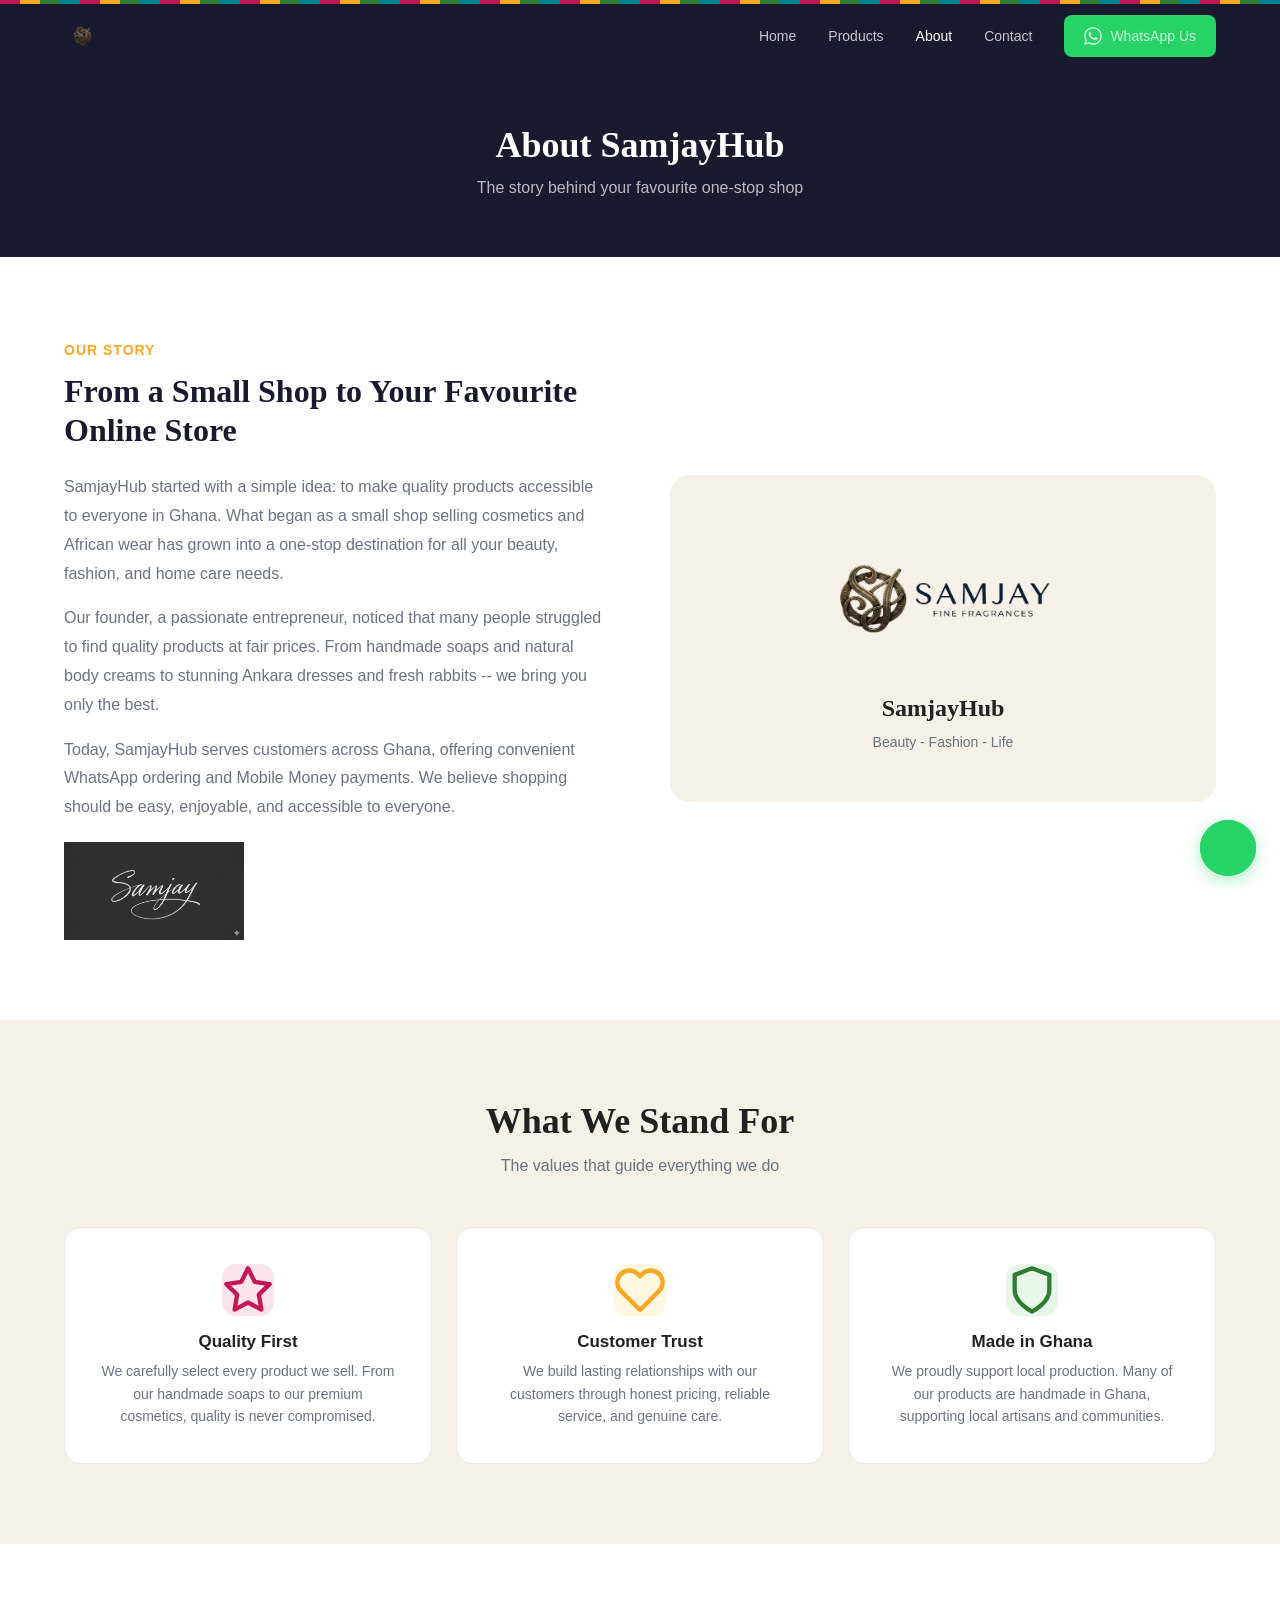
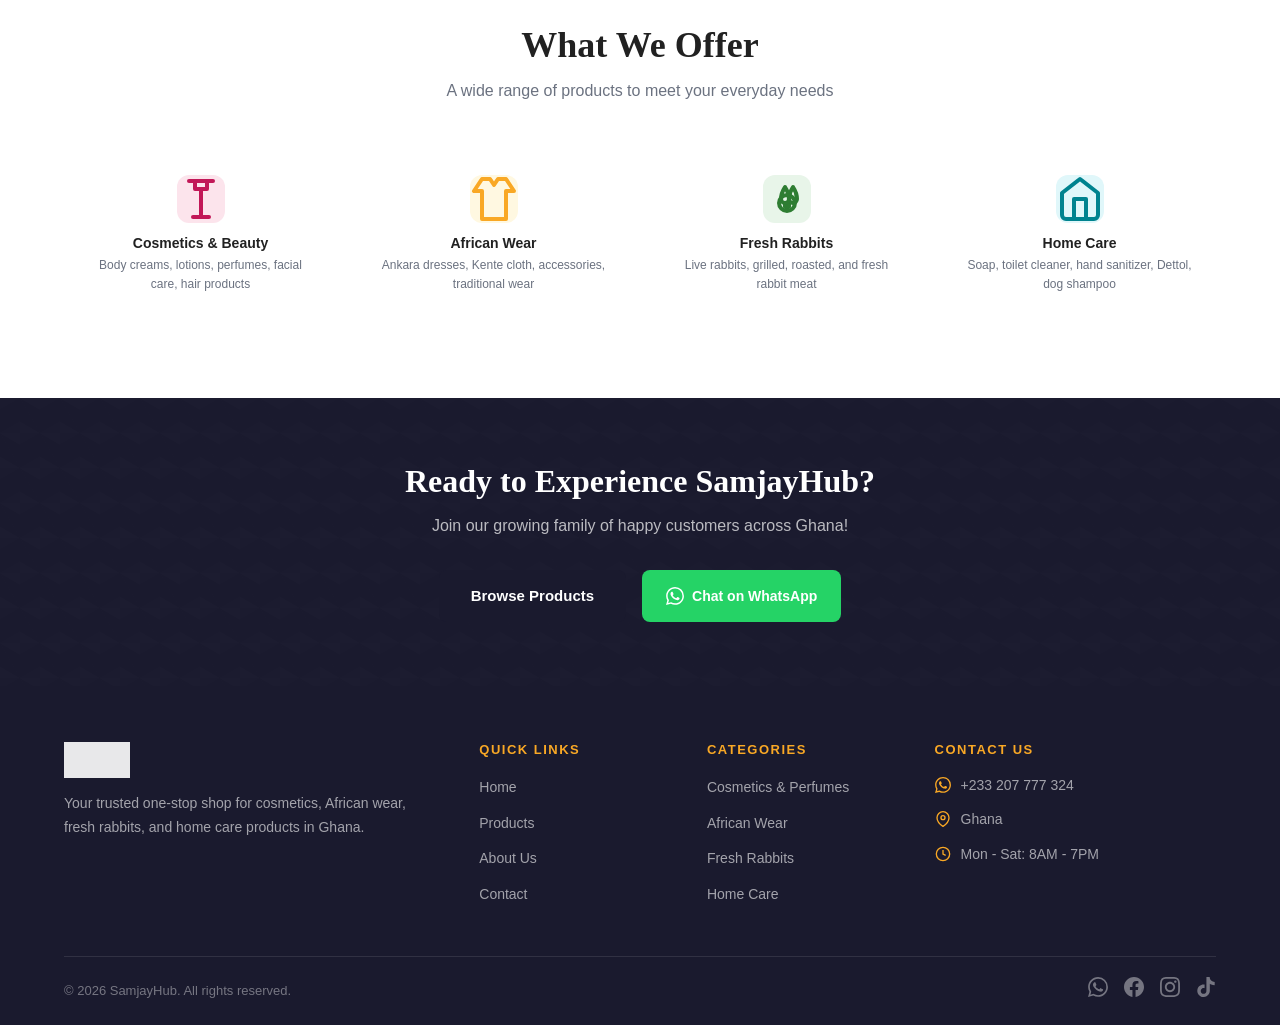
<file: about.html>
<!DOCTYPE html>
<html lang="en">
<head>
  <meta charset="UTF-8">
  <meta name="viewport" content="width=device-width, initial-scale=1.0">
  <title>About Us - SamjayHub</title>
  <meta name="description" content="Learn about SamjayHub - Your one-stop shop for beauty, fashion, and more in Ghana.">
  <link rel="stylesheet" href="css/styles.css">
</head>
<body>
  <div class="african-border"></div>
  <header class="header">
    <div class="container">
      <a href="index.html" class="logo"><img src="images/brand/samjay_logo.png" alt="SamjayHub" style="height:40px;"></a>
      <nav class="nav">
        <a href="index.html">Home</a>
        <a href="products.html">Products</a>
        <a href="about.html" class="active">About</a>
        <a href="contact.html">Contact</a>
        <a href="https://wa.me/233207777324?text=Hi%20SamjayHub!" target="_blank" class="nav-wa">
          <svg viewBox="0 0 24 24" fill="currentColor" width="16" height="16"><path d="M17.472 14.382c-.297-.149-1.758-.867-2.03-.967-.273-.099-.471-.148-.67.15-.197.297-.767.966-.94 1.164-.173.199-.347.223-.644.075-.297-.15-1.255-.463-2.39-1.475-.883-.788-1.48-1.761-1.653-2.059-.173-.297-.018-.458.13-.606.134-.133.298-.347.446-.52.149-.174.198-.298.298-.497.099-.198.05-.371-.025-.52-.075-.149-.669-1.612-.916-2.207-.242-.579-.487-.5-.669-.51-.173-.008-.371-.01-.57-.01-.198 0-.52.074-.792.372-.272.297-1.04 1.016-1.04 2.479 0 1.462 1.065 2.875 1.213 3.074.149.198 2.096 3.2 5.077 4.487.709.306 1.262.489 1.694.625.712.227 1.36.195 1.871.118.571-.085 1.758-.719 2.006-1.413.248-.694.248-1.289.173-1.413-.074-.124-.272-.198-.57-.347m-5.421 7.403h-.004a9.87 9.87 0 01-5.031-1.378l-.361-.214-3.741.982.998-3.648-.235-.374a9.86 9.86 0 01-1.51-5.26c.001-5.45 4.436-9.884 9.888-9.884 2.64 0 5.122 1.03 6.988 2.898a9.825 9.825 0 012.893 6.994c-.003 5.45-4.437 9.884-9.885 9.884m8.413-18.297A11.815 11.815 0 0012.05 0C5.495 0 .16 5.335.157 11.892c0 2.096.547 4.142 1.588 5.945L.057 24l6.305-1.654a11.882 11.882 0 005.683 1.448h.005c6.554 0 11.89-5.335 11.893-11.893a11.821 11.821 0 00-3.48-8.413z"/></svg>
          WhatsApp Us
        </a>
      </nav>
      <button class="hamburger" aria-label="Menu">
        <svg viewBox="0 0 24 24" fill="none" stroke="currentColor" stroke-width="2"><path d="M4 6h16M4 12h16M4 18h16"/></svg>
      </button>
    </div>
  </header>
  <div class="mobile-nav">
    <a href="index.html">Home</a>
    <a href="products.html">Products</a>
    <a href="about.html" class="active">About</a>
    <a href="contact.html">Contact</a>
    <a href="https://wa.me/233207777324" target="_blank" class="nav-wa">
      <svg viewBox="0 0 24 24" fill="currentColor" width="16" height="16"><path d="M17.472 14.382c-.297-.149-1.758-.867-2.03-.967-.273-.099-.471-.148-.67.15-.197.297-.767.966-.94 1.164-.173.199-.347.223-.644.075-.297-.15-1.255-.463-2.39-1.475-.883-.788-1.48-1.761-1.653-2.059-.173-.297-.018-.458.13-.606.134-.133.298-.347.446-.52.149-.174.198-.298.298-.497.099-.198.05-.371-.025-.52-.075-.149-.669-1.612-.916-2.207-.242-.579-.487-.5-.669-.51-.173-.008-.371-.01-.57-.01-.198 0-.52.074-.792.372-.272.297-1.04 1.016-1.04 2.479 0 1.462 1.065 2.875 1.213 3.074.149.198 2.096 3.2 5.077 4.487.709.306 1.262.489 1.694.625.712.227 1.36.195 1.871.118.571-.085 1.758-.719 2.006-1.413.248-.694.248-1.289.173-1.413-.074-.124-.272-.198-.57-.347m-5.421 7.403h-.004a9.87 9.87 0 01-5.031-1.378l-.361-.214-3.741.982.998-3.648-.235-.374a9.86 9.86 0 01-1.51-5.26c.001-5.45 4.436-9.884 9.888-9.884 2.64 0 5.122 1.03 6.988 2.898a9.825 9.825 0 012.893 6.994c-.003 5.45-4.437 9.884-9.885 9.884m8.413-18.297A11.815 11.815 0 0012.05 0C5.495 0 .16 5.335.157 11.892c0 2.096.547 4.142 1.588 5.945L.057 24l6.305-1.654a11.882 11.882 0 005.683 1.448h.005c6.554 0 11.89-5.335 11.893-11.893a11.821 11.821 0 00-3.48-8.413z"/></svg>
      WhatsApp Us
    </a>
  </div>

  <section class="page-header">
    <div class="container">
      <h1>About SamjayHub</h1>
      <p>The story behind your favourite one-stop shop</p>
    </div>
  </section>

  <section class="section section-white">
    <div class="container">
      <div class="about-grid">
        <div class="about-text">
          <span style="color:var(--fashion);font-weight:600;font-size:14px;text-transform:uppercase;letter-spacing:1px;">Our Story</span>
          <h2 style="font-size:32px;color:var(--dark);margin:10px 0 24px;font-family:'Playfair Display',serif;">From a Small Shop to Your Favourite Online Store</h2>
          <p>SamjayHub started with a simple idea: to make quality products accessible to everyone in Ghana. What began as a small shop selling cosmetics and African wear has grown into a one-stop destination for all your beauty, fashion, and home care needs.</p>
          <p>Our founder, a passionate entrepreneur, noticed that many people struggled to find quality products at fair prices. From handmade soaps and natural body creams to stunning Ankara dresses and fresh rabbits -- we bring you only the best.</p>
          <p>Today, SamjayHub serves customers across Ghana, offering convenient WhatsApp ordering and Mobile Money payments. We believe shopping should be easy, enjoyable, and accessible to everyone.</p>
          <img src="images/brand/samjay_signature.png" alt="Samjay Signature" style="max-width:180px;margin-top:20px;opacity:0.85;">
        </div>
        <div class="about-image">
          <img src="images/brand/samjay_logo.png" alt="SamjayHub Logo" style="max-width:280px;margin:0 auto 20px;border-radius:12px;">
          <h3>SamjayHub</h3>
          <p>Beauty - Fashion - Life</p>
        </div>
      </div>
    </div>
  </section>

  <section class="section section-cream">
    <div class="container">
      <h2 class="section-title">What We Stand For</h2>
      <p class="section-subtitle">The values that guide everything we do</p>
      <div class="values-grid">
        <div class="value-card">
          <div class="icon-wrap" style="background:var(--cosmetics-light);color:var(--cosmetics);">
            <svg viewBox="0 0 24 24" fill="none" stroke="currentColor" stroke-width="2" stroke-linecap="round" stroke-linejoin="round"><polygon points="12 2 15.09 8.26 22 9.27 17 14.14 18.18 21.02 12 17.77 5.82 21.02 7 14.14 2 9.27 8.91 8.26 12 2"/></svg>
          </div>
          <h3>Quality First</h3>
          <p>We carefully select every product we sell. From our handmade soaps to our premium cosmetics, quality is never compromised.</p>
        </div>
        <div class="value-card">
          <div class="icon-wrap" style="background:var(--fashion-light);color:var(--fashion);">
            <svg viewBox="0 0 24 24" fill="none" stroke="currentColor" stroke-width="2" stroke-linecap="round" stroke-linejoin="round"><path d="M20.84 4.61a5.5 5.5 0 00-7.78 0L12 5.67l-1.06-1.06a5.5 5.5 0 00-7.78 7.78l1.06 1.06L12 21.23l7.78-7.78 1.06-1.06a5.5 5.5 0 000-7.78z"/></svg>
          </div>
          <h3>Customer Trust</h3>
          <p>We build lasting relationships with our customers through honest pricing, reliable service, and genuine care.</p>
        </div>
        <div class="value-card">
          <div class="icon-wrap" style="background:var(--rabbits-light);color:var(--rabbits);">
            <svg viewBox="0 0 24 24" fill="none" stroke="currentColor" stroke-width="2" stroke-linecap="round" stroke-linejoin="round"><path d="M12 22s8-4 8-10V5l-8-3-8 3v7c0 6 8 10 8 10z"/></svg>
          </div>
          <h3>Made in Ghana</h3>
          <p>We proudly support local production. Many of our products are handmade in Ghana, supporting local artisans and communities.</p>
        </div>
      </div>
    </div>
  </section>

  <section class="section section-white">
    <div class="container">
      <h2 class="section-title">What We Offer</h2>
      <p class="section-subtitle">A wide range of products to meet your everyday needs</p>
      <div class="what-we-offer">
        <div class="offer-card">
          <div class="icon-wrap" style="background:var(--cosmetics-light);color:var(--cosmetics);">
            <svg viewBox="0 0 24 24" fill="none" stroke="currentColor" stroke-width="2" stroke-linecap="round" stroke-linejoin="round"><path d="M9 3h6v4H9z"/><path d="M12 7v14"/><path d="M8 21h8"/><path d="M6 3h12"/></svg>
          </div>
          <h4>Cosmetics & Beauty</h4>
          <p>Body creams, lotions, perfumes, facial care, hair products</p>
        </div>
        <div class="offer-card">
          <div class="icon-wrap" style="background:var(--fashion-light);color:var(--fashion);">
            <svg viewBox="0 0 24 24" fill="none" stroke="currentColor" stroke-width="2" stroke-linecap="round" stroke-linejoin="round"><path d="M6 2l-4 6h4v14h12V8h4l-4-6h-4l-2 3-2-3H6z"/></svg>
          </div>
          <h4>African Wear</h4>
          <p>Ankara dresses, Kente cloth, accessories, traditional wear</p>
        </div>
        <div class="offer-card">
          <div class="icon-wrap" style="background:var(--rabbits-light);color:var(--rabbits);">
            <svg viewBox="0 0 24 24" fill="none" stroke="currentColor" stroke-width="2" stroke-linecap="round" stroke-linejoin="round"><path d="M13 16h-2v-2h2v2z"/><path d="M13 12c0-3 2-6 2-6s2 3 2 6a2 2 0 11-4 0z"/><path d="M9 12c0-3 2-6 2-6s2 3 2 6a2 2 0 11-4 0z"/><circle cx="12" cy="14" r="4"/></svg>
          </div>
          <h4>Fresh Rabbits</h4>
          <p>Live rabbits, grilled, roasted, and fresh rabbit meat</p>
        </div>
        <div class="offer-card">
          <div class="icon-wrap" style="background:var(--homecare-light);color:var(--homecare);">
            <svg viewBox="0 0 24 24" fill="none" stroke="currentColor" stroke-width="2" stroke-linecap="round" stroke-linejoin="round"><path d="M3 9l9-7 9 7v11a2 2 0 01-2 2H5a2 2 0 01-2-2z"/><polyline points="9 22 9 12 15 12 15 22"/></svg>
          </div>
          <h4>Home Care</h4>
          <p>Soap, toilet cleaner, hand sanitizer, Dettol, dog shampoo</p>
        </div>
      </div>
    </div>
  </section>

  <section class="cta-banner">
    <div class="container">
      <h2 class="cta-title">Ready to Experience SamjayHub?</h2>
      <p class="cta-description">Join our growing family of happy customers across Ghana!</p>
      <div class="cta-buttons">
        <a href="products.html" class="btn btn-primary">Browse Products</a>
        <a href="https://wa.me/233207777324?text=Hi%20SamjayHub!%20I'd%20like%20to%20know%20more%20about%20your%20products." target="_blank" class="btn btn-whatsapp">
          <svg viewBox="0 0 24 24" fill="currentColor" width="18" height="18"><path d="M17.472 14.382c-.297-.149-1.758-.867-2.03-.967-.273-.099-.471-.148-.67.15-.197.297-.767.966-.94 1.164-.173.199-.347.223-.644.075-.297-.15-1.255-.463-2.39-1.475-.883-.788-1.48-1.761-1.653-2.059-.173-.297-.018-.458.13-.606.134-.133.298-.347.446-.52.149-.174.198-.298.298-.497.099-.198.05-.371-.025-.52-.075-.149-.669-1.612-.916-2.207-.242-.579-.487-.5-.669-.51-.173-.008-.371-.01-.57-.01-.198 0-.52.074-.792.372-.272.297-1.04 1.016-1.04 2.479 0 1.462 1.065 2.875 1.213 3.074.149.198 2.096 3.2 5.077 4.487.709.306 1.262.489 1.694.625.712.227 1.36.195 1.871.118.571-.085 1.758-.719 2.006-1.413.248-.694.248-1.289.173-1.413-.074-.124-.272-.198-.57-.347m-5.421 7.403h-.004a9.87 9.87 0 01-5.031-1.378l-.361-.214-3.741.982.998-3.648-.235-.374a9.86 9.86 0 01-1.51-5.26c.001-5.45 4.436-9.884 9.888-9.884 2.64 0 5.122 1.03 6.988 2.898a9.825 9.825 0 012.893 6.994c-.003 5.45-4.437 9.884-9.885 9.884m8.413-18.297A11.815 11.815 0 0012.05 0C5.495 0 .16 5.335.157 11.892c0 2.096.547 4.142 1.588 5.945L.057 24l6.305-1.654a11.882 11.882 0 005.683 1.448h.005c6.554 0 11.89-5.335 11.893-11.893a11.821 11.821 0 00-3.48-8.413z"/></svg>
          Chat on WhatsApp
        </a>
      </div>
    </div>
  </section>

  <footer class="footer">
    <div class="container">
      <div class="footer-grid">
        <div class="footer-brand">
          <img src="images/brand/samjay_signature.png" alt="SamjayHub" style="height:36px;margin-bottom:14px;filter:brightness(0) invert(1);opacity:0.9;">
          <p>Your trusted one-stop shop for cosmetics, African wear, fresh rabbits, and home care products in Ghana.</p>
        </div>
        <div class="footer-links">
          <h4>Quick Links</h4>
          <ul><li><a href="index.html">Home</a></li><li><a href="products.html">Products</a></li><li><a href="about.html">About Us</a></li><li><a href="contact.html">Contact</a></li></ul>
        </div>
        <div class="footer-links">
          <h4>Categories</h4>
          <ul><li><a href="products.html?category=cosmetics">Cosmetics & Perfumes</a></li><li><a href="products.html?category=fashion">African Wear</a></li><li><a href="products.html?category=rabbits">Fresh Rabbits</a></li><li><a href="products.html?category=homecare">Home Care</a></li></ul>
        </div>
        <div class="footer-contact">
          <h4>Contact Us</h4>
          <div class="footer-contact-item"><svg viewBox="0 0 24 24" fill="currentColor"><path d="M17.472 14.382c-.297-.149-1.758-.867-2.03-.967-.273-.099-.471-.148-.67.15-.197.297-.767.966-.94 1.164-.173.199-.347.223-.644.075-.297-.15-1.255-.463-2.39-1.475-.883-.788-1.48-1.761-1.653-2.059-.173-.297-.018-.458.13-.606.134-.133.298-.347.446-.52.149-.174.198-.298.298-.497.099-.198.05-.371-.025-.52-.075-.149-.669-1.612-.916-2.207-.242-.579-.487-.5-.669-.51-.173-.008-.371-.01-.57-.01-.198 0-.52.074-.792.372-.272.297-1.04 1.016-1.04 2.479 0 1.462 1.065 2.875 1.213 3.074.149.198 2.096 3.2 5.077 4.487.709.306 1.262.489 1.694.625.712.227 1.36.195 1.871.118.571-.085 1.758-.719 2.006-1.413.248-.694.248-1.289.173-1.413-.074-.124-.272-.198-.57-.347m-5.421 7.403h-.004a9.87 9.87 0 01-5.031-1.378l-.361-.214-3.741.982.998-3.648-.235-.374a9.86 9.86 0 01-1.51-5.26c.001-5.45 4.436-9.884 9.888-9.884 2.64 0 5.122 1.03 6.988 2.898a9.825 9.825 0 012.893 6.994c-.003 5.45-4.437 9.884-9.885 9.884m8.413-18.297A11.815 11.815 0 0012.05 0C5.495 0 .16 5.335.157 11.892c0 2.096.547 4.142 1.588 5.945L.057 24l6.305-1.654a11.882 11.882 0 005.683 1.448h.005c6.554 0 11.89-5.335 11.893-11.893a11.821 11.821 0 00-3.48-8.413z"/></svg>+233 207 777 324</div>
          <div class="footer-contact-item"><svg viewBox="0 0 24 24" fill="none" stroke="currentColor" stroke-width="2"><path d="M21 10c0 7-9 13-9 13s-9-6-9-13a9 9 0 0118 0z"/><circle cx="12" cy="10" r="3"/></svg>Ghana</div>
          <div class="footer-contact-item"><svg viewBox="0 0 24 24" fill="none" stroke="currentColor" stroke-width="2"><circle cx="12" cy="12" r="10"/><polyline points="12 6 12 12 16 14"/></svg>Mon - Sat: 8AM - 7PM</div>
        </div>
      </div>
      <div class="footer-bottom">
        <p>&copy; 2026 SamjayHub. All rights reserved.</p>
        <div class="social-links">
          <a href="https://wa.me/233207777324" target="_blank" aria-label="WhatsApp"><svg viewBox="0 0 24 24" fill="currentColor"><path d="M17.472 14.382c-.297-.149-1.758-.867-2.03-.967-.273-.099-.471-.148-.67.15-.197.297-.767.966-.94 1.164-.173.199-.347.223-.644.075-.297-.15-1.255-.463-2.39-1.475-.883-.788-1.48-1.761-1.653-2.059-.173-.297-.018-.458.13-.606.134-.133.298-.347.446-.52.149-.174.198-.298.298-.497.099-.198.05-.371-.025-.52-.075-.149-.669-1.612-.916-2.207-.242-.579-.487-.5-.669-.51-.173-.008-.371-.01-.57-.01-.198 0-.52.074-.792.372-.272.297-1.04 1.016-1.04 2.479 0 1.462 1.065 2.875 1.213 3.074.149.198 2.096 3.2 5.077 4.487.709.306 1.262.489 1.694.625.712.227 1.36.195 1.871.118.571-.085 1.758-.719 2.006-1.413.248-.694.248-1.289.173-1.413-.074-.124-.272-.198-.57-.347m-5.421 7.403h-.004a9.87 9.87 0 01-5.031-1.378l-.361-.214-3.741.982.998-3.648-.235-.374a9.86 9.86 0 01-1.51-5.26c.001-5.45 4.436-9.884 9.888-9.884 2.64 0 5.122 1.03 6.988 2.898a9.825 9.825 0 012.893 6.994c-.003 5.45-4.437 9.884-9.885 9.884m8.413-18.297A11.815 11.815 0 0012.05 0C5.495 0 .16 5.335.157 11.892c0 2.096.547 4.142 1.588 5.945L.057 24l6.305-1.654a11.882 11.882 0 005.683 1.448h.005c6.554 0 11.89-5.335 11.893-11.893a11.821 11.821 0 00-3.48-8.413z"/></svg></a>
          <a href="https://facebook.com/samjayhub" target="_blank" aria-label="Facebook"><svg viewBox="0 0 24 24" fill="currentColor"><path d="M24 12.073c0-6.627-5.373-12-12-12s-12 5.373-12 12c0 5.99 4.388 10.954 10.125 11.854v-8.385H7.078v-3.47h3.047V9.43c0-3.007 1.792-4.669 4.533-4.669 1.312 0 2.686.235 2.686.235v2.953H15.83c-1.491 0-1.956.925-1.956 1.874v2.25h3.328l-.532 3.47h-2.796v8.385C19.612 23.027 24 18.062 24 12.073z"/></svg></a>
          <a href="https://instagram.com/samjayhub" target="_blank" aria-label="Instagram"><svg viewBox="0 0 24 24" fill="currentColor"><path d="M12 2.163c3.204 0 3.584.012 4.85.07 3.252.148 4.771 1.691 4.919 4.919.058 1.265.069 1.645.069 4.849 0 3.205-.012 3.584-.069 4.849-.149 3.225-1.664 4.771-4.919 4.919-1.266.058-1.644.07-4.85.07-3.204 0-3.584-.012-4.849-.07-3.26-.149-4.771-1.699-4.919-4.92-.058-1.265-.07-1.644-.07-4.849 0-3.204.013-3.583.07-4.849.149-3.227 1.664-4.771 4.919-4.919 1.266-.057 1.645-.069 4.849-.069zm0-2.163c-3.259 0-3.667.014-4.947.072-4.358.2-6.78 2.618-6.98 6.98-.059 1.281-.073 1.689-.073 4.948 0 3.259.014 3.668.072 4.948.2 4.358 2.618 6.78 6.98 6.98 1.281.058 1.689.072 4.948.072 3.259 0 3.668-.014 4.948-.072 4.354-.2 6.782-2.618 6.979-6.98.059-1.28.073-1.689.073-4.948 0-3.259-.014-3.667-.072-4.947-.196-4.354-2.617-6.78-6.979-6.98-1.281-.059-1.69-.073-4.949-.073zm0 5.838c-3.403 0-6.162 2.759-6.162 6.162s2.759 6.163 6.162 6.163 6.162-2.759 6.162-6.163c0-3.403-2.759-6.162-6.162-6.162zm0 10.162c-2.209 0-4-1.79-4-4 0-2.209 1.791-4 4-4s4 1.791 4 4c0 2.21-1.791 4-4 4zm6.406-11.845c-.796 0-1.441.645-1.441 1.44s.645 1.44 1.441 1.44c.795 0 1.439-.645 1.439-1.44s-.644-1.44-1.439-1.44z"/></svg></a>
          <a href="https://tiktok.com/@sam.jay45" target="_blank" aria-label="TikTok"><svg viewBox="0 0 24 24" fill="currentColor"><path d="M12.525.02c1.31-.02 2.61-.01 3.91-.02.08 1.53.63 3.09 1.75 4.17 1.12 1.11 2.7 1.62 4.24 1.79v4.03c-1.44-.05-2.89-.35-4.2-.97-.57-.26-1.1-.59-1.62-.93-.01 2.92.01 5.84-.02 8.75-.08 1.4-.54 2.79-1.35 3.94-1.31 1.92-3.58 3.17-5.91 3.21-1.43.08-2.86-.31-4.08-1.03-2.02-1.19-3.44-3.37-3.65-5.71-.02-.5-.03-1-.01-1.49.18-1.9 1.12-3.72 2.58-4.96 1.66-1.44 3.98-2.13 6.15-1.72.02 1.48-.04 2.96-.04 4.44-.99-.32-2.15-.23-3.02.37-.63.41-1.11 1.04-1.36 1.75-.21.51-.15 1.07-.14 1.61.24 1.64 1.82 3.02 3.5 2.87 1.12-.01 2.19-.66 2.77-1.61.19-.33.4-.67.41-1.06.1-1.79.06-3.57.07-5.36.01-4.03-.01-8.05.02-12.07z"/></svg></a>
        </div>
      </div>
    </div>
  </footer>

  <div class="wa-float">
    <div class="pulse"></div>
    <a href="https://wa.me/233207777324?text=Hi%20SamjayHub!" target="_blank">
      <svg viewBox="0 0 24 24"><path d="M17.472 14.382c-.297-.149-1.758-.867-2.03-.967-.273-.099-.471-.148-.67.15-.197.297-.767.966-.94 1.164-.173.199-.347.223-.644.075-.297-.15-1.255-.463-2.39-1.475-.883-.788-1.48-1.761-1.653-2.059-.173-.297-.018-.458.13-.606.134-.133.298-.347.446-.52.149-.174.198-.298.298-.497.099-.198.05-.371-.025-.52-.075-.149-.669-1.612-.916-2.207-.242-.579-.487-.5-.669-.51-.173-.008-.371-.01-.57-.01-.198 0-.52.074-.792.372-.272.297-1.04 1.016-1.04 2.479 0 1.462 1.065 2.875 1.213 3.074.149.198 2.096 3.2 5.077 4.487.709.306 1.262.489 1.694.625.712.227 1.36.195 1.871.118.571-.085 1.758-.719 2.006-1.413.248-.694.248-1.289.173-1.413-.074-.124-.272-.198-.57-.347m-5.421 7.403h-.004a9.87 9.87 0 01-5.031-1.378l-.361-.214-3.741.982.998-3.648-.235-.374a9.86 9.86 0 01-1.51-5.26c.001-5.45 4.436-9.884 9.888-9.884 2.64 0 5.122 1.03 6.988 2.898a9.825 9.825 0 012.893 6.994c-.003 5.45-4.437 9.884-9.885 9.884m8.413-18.297A11.815 11.815 0 0012.05 0C5.495 0 .16 5.335.157 11.892c0 2.096.547 4.142 1.588 5.945L.057 24l6.305-1.654a11.882 11.882 0 005.683 1.448h.005c6.554 0 11.89-5.335 11.893-11.893a11.821 11.821 0 00-3.48-8.413z"/></svg>
    </a>
    <span class="tooltip">Chat with us!</span>
  </div>

  <script src="js/app.js"></script>
</body>
</html>
</file>
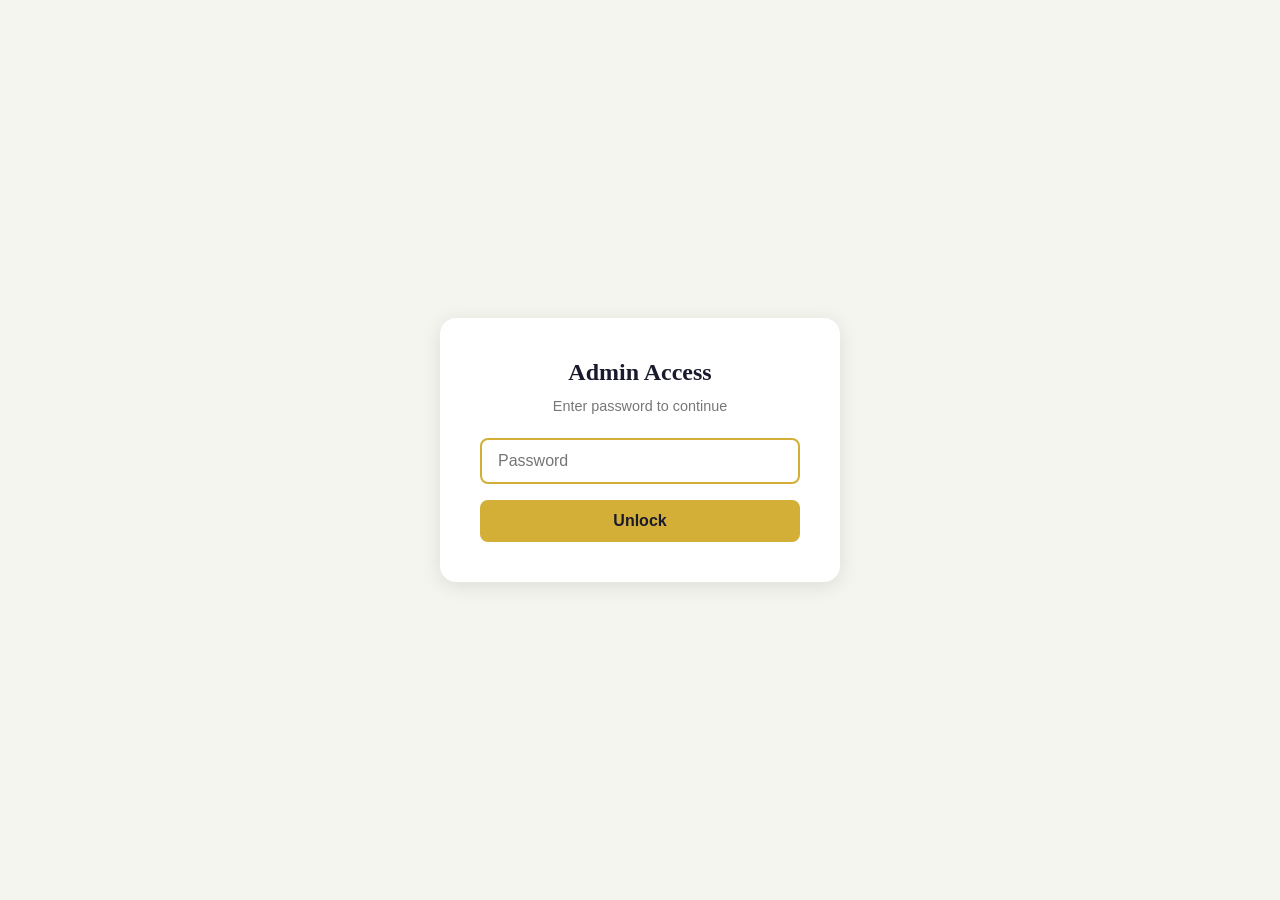
<file: admin.html>
<!DOCTYPE html>
<html lang="en">
<head>
  <meta charset="UTF-8">
  <meta name="viewport" content="width=device-width, initial-scale=1.0">
  <title>SamjayHub Admin</title>
  <meta name="robots" content="noindex, nofollow">
  <link rel="stylesheet" href="css/styles.css">
  <style>
    body { background: #f5f5f0; font-family: 'Inter', sans-serif; margin: 0; padding: 0; }
    .lock-screen { display: flex; align-items: center; justify-content: center; min-height: 100vh; }
    .lock-box { background: #fff; border-radius: 16px; padding: 40px; text-align: center; box-shadow: 0 4px 20px rgba(0,0,0,0.1); max-width: 400px; width: 90%; }
    .lock-box h2 { font-family: 'Playfair Display', serif; margin-bottom: 8px; color: #1A1A2E; }
    .lock-box p { color: #777; margin-bottom: 20px; font-size: 0.9rem; }
    .lock-box input { padding: 12px 16px; border: 2px solid #ddd; border-radius: 8px; width: 100%; font-size: 1rem; box-sizing: border-box; margin-bottom: 16px; }
    .lock-box input:focus { outline: none; border-color: #D4AF37; }
    .lock-box button { padding: 12px 24px; background: #D4AF37; color: #1A1A2E; border: none; border-radius: 8px; font-weight: 700; font-size: 1rem; cursor: pointer; width: 100%; }
    .lock-box button:hover { background: #c9a432; }
    .lock-error { color: #c62828; font-size: 0.85rem; margin-top: 8px; display: none; }
    .admin-wrap { max-width: 1200px; margin: 0 auto; padding: 20px; }
    .admin-header { background: #1A1A2E; color: #fff; padding: 20px 30px; border-radius: 12px; margin-bottom: 24px; display: flex; justify-content: space-between; align-items: center; flex-wrap: wrap; gap: 12px; }
    .admin-header h1 { margin: 0; font-size: 1.5rem; font-family: 'Playfair Display', serif; }
    .admin-header .back-link { color: #D4AF37; text-decoration: none; font-size: 0.9rem; }
    .admin-header .back-link:hover { text-decoration: underline; }
    .tabs { display: flex; gap: 8px; margin-bottom: 24px; flex-wrap: wrap; }
    .tab-btn { padding: 10px 20px; border: 2px solid #ddd; background: #fff; border-radius: 8px; cursor: pointer; font-weight: 600; font-size: 0.9rem; transition: all 0.2s; }
    .tab-btn.active { background: #1A1A2E; color: #fff; border-color: #1A1A2E; }
    .tab-btn:hover:not(.active) { border-color: #1A1A2E; }
    .tab-panel { display: none; }
    .tab-panel.active { display: block; }
    .card { background: #fff; border-radius: 12px; padding: 24px; margin-bottom: 20px; box-shadow: 0 2px 8px rgba(0,0,0,0.06); }
    .card h2 { margin: 0 0 16px; font-family: 'Playfair Display', serif; font-size: 1.3rem; color: #1A1A2E; }
    .form-grid { display: grid; grid-template-columns: 1fr 1fr; gap: 16px; }
    .form-group { display: flex; flex-direction: column; gap: 4px; }
    .form-group.full { grid-column: 1 / -1; }
    .form-group label { font-weight: 600; font-size: 0.85rem; color: #555; }
    .form-group input, .form-group select, .form-group textarea { padding: 10px 12px; border: 1px solid #ddd; border-radius: 8px; font-size: 0.95rem; font-family: inherit; }
    .form-group textarea { resize: vertical; min-height: 60px; }
    .form-group input:focus, .form-group select:focus, .form-group textarea:focus { outline: none; border-color: #D4AF37; box-shadow: 0 0 0 2px rgba(212,175,55,0.2); }
    .btn { padding: 10px 20px; border: none; border-radius: 8px; cursor: pointer; font-weight: 600; font-size: 0.9rem; transition: all 0.2s; display: inline-flex; align-items: center; gap: 6px; }
    .btn svg { width: 16px; height: 16px; }
    .btn-primary { background: #D4AF37; color: #1A1A2E; }
    .btn-primary:hover { background: #c9a432; }
    .btn-success { background: #2E7D32; color: #fff; }
    .btn-success:hover { background: #256427; }
    .btn-danger { background: #c62828; color: #fff; }
    .btn-danger:hover { background: #b71c1c; }
    .btn-outline { background: transparent; border: 2px solid #ddd; color: #555; }
    .btn-outline:hover { border-color: #1A1A2E; color: #1A1A2E; }
    .btn-group { display: flex; gap: 8px; margin-top: 16px; flex-wrap: wrap; }
    table { width: 100%; border-collapse: collapse; font-size: 0.9rem; }
    th { background: #1A1A2E; color: #fff; padding: 12px; text-align: left; font-weight: 600; }
    td { padding: 10px 12px; border-bottom: 1px solid #eee; }
    tr:hover { background: #f9f9f5; }
    .badge-display { display: inline-block; padding: 2px 8px; border-radius: 12px; font-size: 0.75rem; font-weight: 600; }
    .badge-Popular { background: #E3F2FD; color: #1565C0; }
    .badge-New { background: #E8F5E9; color: #2E7D32; }
    .badge-Premium { background: #FFF3E0; color: #E65100; }
    .badge-Best\.Seller { background: #FCE4EC; color: #C62828; }
    .badge-Best\.Value { background: #F3E5F5; color: #6A1B9A; }
    .badge-Natural { background: #E8F5E9; color: #1B5E20; }
    .badge-Spicy { background: #FBE9E7; color: #BF360C; }
    .stock-true { color: #2E7D32; font-weight: 600; }
    .stock-false { color: #c62828; font-weight: 600; }
    .action-btns { display: flex; gap: 6px; }
    .action-btns button { padding: 6px 10px; border: none; border-radius: 6px; cursor: pointer; background: #eee; }
    .action-btns button:hover { background: #ddd; }
    .action-btns .del:hover { background: #ffcdd2; }
    .search-bar { display: flex; gap: 12px; margin-bottom: 16px; flex-wrap: wrap; align-items: center; }
    .search-bar input { flex: 1; min-width: 200px; padding: 10px 14px; border: 1px solid #ddd; border-radius: 8px; font-size: 0.95rem; }
    .search-bar select { padding: 10px 12px; border: 1px solid #ddd; border-radius: 8px; font-size: 0.95rem; }
    .stats { display: grid; grid-template-columns: repeat(auto-fit, minmax(150px, 1fr)); gap: 12px; margin-bottom: 20px; }
    .stat-card { background: #fff; border-radius: 10px; padding: 16px; text-align: center; box-shadow: 0 2px 8px rgba(0,0,0,0.06); }
    .stat-card .num { font-size: 1.8rem; font-weight: 700; color: #D4AF37; font-family: 'Playfair Display', serif; }
    .stat-card .label { font-size: 0.8rem; color: #777; margin-top: 4px; }
    .modal-overlay { display: none; position: fixed; top: 0; left: 0; right: 0; bottom: 0; background: rgba(0,0,0,0.5); z-index: 1000; align-items: center; justify-content: center; }
    .modal-overlay.active { display: flex; }
    .modal { background: #fff; border-radius: 12px; padding: 24px; width: 90%; max-width: 500px; max-height: 90vh; overflow-y: auto; }
    .modal h3 { margin: 0 0 16px; font-family: 'Playfair Display', serif; }
    .modal .close-btn { float: right; background: none; border: none; font-size: 1.5rem; cursor: pointer; color: #999; }
    .toast { position: fixed; bottom: 20px; right: 20px; background: #2E7D32; color: #fff; padding: 12px 20px; border-radius: 8px; font-weight: 600; z-index: 2000; display: none; animation: slideUp 0.3s ease; }
    .toast.show { display: block; }
    @keyframes slideUp { from { transform: translateY(20px); opacity: 0; } to { transform: translateY(0); opacity: 1; } }
    .import-area { border: 2px dashed #ccc; border-radius: 12px; padding: 30px; text-align: center; color: #777; cursor: pointer; transition: all 0.2s; }
    .import-area:hover { border-color: #D4AF37; color: #D4AF37; }
    .import-area.dragover { border-color: #D4AF37; background: rgba(212,175,55,0.05); }
    @media (max-width: 768px) {
      .form-grid { grid-template-columns: 1fr; }
      .admin-header { padding: 16px; }
      .admin-header h1 { font-size: 1.2rem; }
      table { font-size: 0.8rem; }
      td, th { padding: 8px 6px; }
    }
  </style>
</head>
<body>
  <!-- Lock Screen -->
  <div class="lock-screen" id="lockScreen">
    <div class="lock-box">
      <h2>Admin Access</h2>
      <p>Enter password to continue</p>
      <input type="password" id="lockPassword" placeholder="Password" autofocus>
      <button onclick="checkPassword()">Unlock</button>
      <div class="lock-error" id="lockError">Wrong password. Try again.</div>
    </div>
  </div>

  <!-- Admin Panel (hidden until unlocked) -->
  <div class="admin-wrap" id="adminPanel" style="display:none;">
    <div class="admin-header">
      <h1>SamjayHub Admin Panel</h1>
      <a href="index.html" class="back-link">&larr; Back to Site</a>
    </div>

    <div class="stats" id="stats">
      <div class="stat-card"><div class="num" id="statTotal">0</div><div class="label">Total Products</div></div>
      <div class="stat-card"><div class="num" id="statCosmetics">0</div><div class="label">Cosmetics</div></div>
      <div class="stat-card"><div class="num" id="statFashion">0</div><div class="label">Fashion</div></div>
      <div class="stat-card"><div class="num" id="statRabbits">0</div><div class="label">Rabbits</div></div>
      <div class="stat-card"><div class="num" id="statHomecare">0</div><div class="label">Homecare</div></div>
      <div class="stat-card"><div class="num" id="statOOS">0</div><div class="label">Out of Stock</div></div>
    </div>

    <div class="tabs">
      <button class="tab-btn active" data-tab="products">Products</button>
      <button class="tab-btn" data-tab="social">Social Media</button>
      <button class="tab-btn" data-tab="import">Import JSON</button>
    </div>

    <!-- PRODUCTS TAB -->
    <div class="tab-panel active" id="tab-products">
      <div class="card">
        <h2>Add / Edit Product</h2>
        <form id="productForm">
          <input type="hidden" id="editId" value="">
          <div class="form-grid">
            <div class="form-group">
              <label>Product Name *</label>
              <input type="text" id="pName" required placeholder="e.g. Premium Body Cream">
            </div>
            <div class="form-group">
              <label>Category *</label>
              <select id="pCategory" required>
                <option value="cosmetics">Cosmetics & Perfumes</option>
                <option value="fashion">African Wear</option>
                <option value="rabbits">Rabbits</option>
                <option value="homecare">Home Care</option>
              </select>
            </div>
            <div class="form-group">
              <label>Price (GHS) *</label>
              <input type="number" id="pPrice" required min="0" step="0.01" placeholder="e.g. 80">
            </div>
            <div class="form-group">
              <label>Badge</label>
              <select id="pBadge">
                <option value="">None</option>
                <option value="Popular">Popular</option>
                <option value="New">New</option>
                <option value="Premium">Premium</option>
                <option value="Best Seller">Best Seller</option>
                <option value="Best Value">Best Value</option>
                <option value="Natural">Natural</option>
                <option value="Spicy">Spicy</option>
              </select>
            </div>
            <div class="form-group">
              <label>Image Path</label>
              <input type="text" id="pImg" placeholder="images/cosmetics/perfume/perfume-01.jpg">
            </div>
            <div class="form-group">
              <label>In Stock</label>
              <select id="pInStock">
                <option value="true">Yes</option>
                <option value="false">No</option>
              </select>
            </div>
            <div class="form-group full">
              <label>Description</label>
              <textarea id="pDesc" rows="2" placeholder="Short product description"></textarea>
            </div>
          </div>
          <div class="btn-group">
            <button type="submit" class="btn btn-primary" id="saveBtn">Add Product</button>
            <button type="button" class="btn btn-outline" id="cancelEdit" style="display:none;">Cancel Edit</button>
          </div>
        </form>
      </div>

      <div class="card">
        <h2>Product List</h2>
        <div class="search-bar">
          <input type="text" id="searchInput" placeholder="Search products...">
          <select id="filterCategory">
            <option value="all">All Categories</option>
            <option value="cosmetics">Cosmetics</option>
            <option value="fashion">Fashion</option>
            <option value="rabbits">Rabbits</option>
            <option value="homecare">Homecare</option>
          </select>
        </div>
        <div style="overflow-x:auto;">
          <table>
            <thead>
              <tr>
                <th>ID</th>
                <th>Name</th>
                <th>Category</th>
                <th>Price</th>
                <th>Badge</th>
                <th>Stock</th>
                <th>Actions</th>
              </tr>
            </thead>
            <tbody id="productTable"></tbody>
          </table>
        </div>
        <div class="btn-group" style="margin-top:20px;">
          <button class="btn btn-success" id="downloadProducts">
            <svg viewBox="0 0 24 24" fill="none" stroke="currentColor" stroke-width="2" stroke-linecap="round" stroke-linejoin="round"><path d="M21 15v4a2 2 0 01-2 2H5a2 2 0 01-2-2v-4"/><polyline points="7 10 12 15 17 10"/><line x1="12" y1="15" x2="12" y2="3"/></svg>
            Download products.json
          </button>
        </div>
      </div>
    </div>

    <!-- SOCIAL MEDIA TAB -->
    <div class="tab-panel" id="tab-social">
      <div class="card">
        <h2>Social Media & Contact</h2>
        <form id="socialForm">
          <div class="form-grid">
            <div class="form-group">
              <label>WhatsApp Number</label>
              <input type="text" id="sWhatsapp" placeholder="233207777324">
            </div>
            <div class="form-group">
              <label>Display Number</label>
              <input type="text" id="sWhatsappDisplay" placeholder="+233 207 777 324">
            </div>
            <div class="form-group">
              <label>TikTok Handle</label>
              <input type="text" id="sTiktok" placeholder="@sam.jay45">
            </div>
            <div class="form-group">
              <label>Instagram Handle</label>
              <input type="text" id="sInstagram" placeholder="@samjayhub">
            </div>
            <div class="form-group">
              <label>Facebook Handle</label>
              <input type="text" id="sFacebook" placeholder="samjayhub">
            </div>
            <div class="form-group">
              <label>Business Hours</label>
              <input type="text" id="sHours" placeholder="Monday - Saturday: 8AM - 7PM">
            </div>
            <div class="form-group">
              <label>Location</label>
              <input type="text" id="sLocation" placeholder="Ghana">
            </div>
          </div>
          <div class="btn-group">
            <button type="submit" class="btn btn-primary">Save Changes</button>
          </div>
        </form>
      </div>
      <div class="card">
        <div class="btn-group">
          <button class="btn btn-success" id="downloadConfig">
            <svg viewBox="0 0 24 24" fill="none" stroke="currentColor" stroke-width="2" stroke-linecap="round" stroke-linejoin="round"><path d="M21 15v4a2 2 0 01-2 2H5a2 2 0 01-2-2v-4"/><polyline points="7 10 12 15 17 10"/><line x1="12" y1="15" x2="12" y2="3"/></svg>
            Download config.json
          </button>
        </div>
      </div>
    </div>

    <!-- IMPORT TAB -->
    <div class="tab-panel" id="tab-import">
      <div class="card">
        <h2>Import JSON Files</h2>
        <p style="color:#777;margin-bottom:16px;">Drag & drop or click to load your existing <code>products.json</code> or <code>config.json</code> files to edit them in the admin panel.</p>
        <div class="import-area" id="importArea">
          <svg viewBox="0 0 24 24" fill="none" stroke="currentColor" stroke-width="2" stroke-linecap="round" stroke-linejoin="round" width="40" height="40"><path d="M21 15v4a2 2 0 01-2 2H5a2 2 0 01-2-2v-4"/><polyline points="17 8 12 3 7 8"/><line x1="12" y1="3" x2="12" y2="15"/></svg>
          <p>Drop JSON files here or click to browse</p>
          <input type="file" id="fileInput" accept=".json" style="display:none;">
        </div>
        <div id="importStatus" style="margin-top:12px;font-weight:600;"></div>
      </div>
    </div>
  </div>

  <!-- Toast -->
  <div class="toast" id="toast"></div>

  <script>
    function checkPassword() {
      const pw = document.getElementById('lockPassword').value;
      if (pw === 'null_trace') {
        document.getElementById('lockScreen').style.display = 'none';
        document.getElementById('adminPanel').style.display = '';
        var s = document.createElement('script');
        s.src = 'js/admin.js';
        document.body.appendChild(s);
      } else {
        document.getElementById('lockError').style.display = 'block';
        document.getElementById('lockPassword').value = '';
        document.getElementById('lockPassword').focus();
      }
    }
    document.getElementById('lockPassword').addEventListener('keydown', function(e) {
      if (e.key === 'Enter') checkPassword();
    });
  </script>
</body>
</html>
</file>
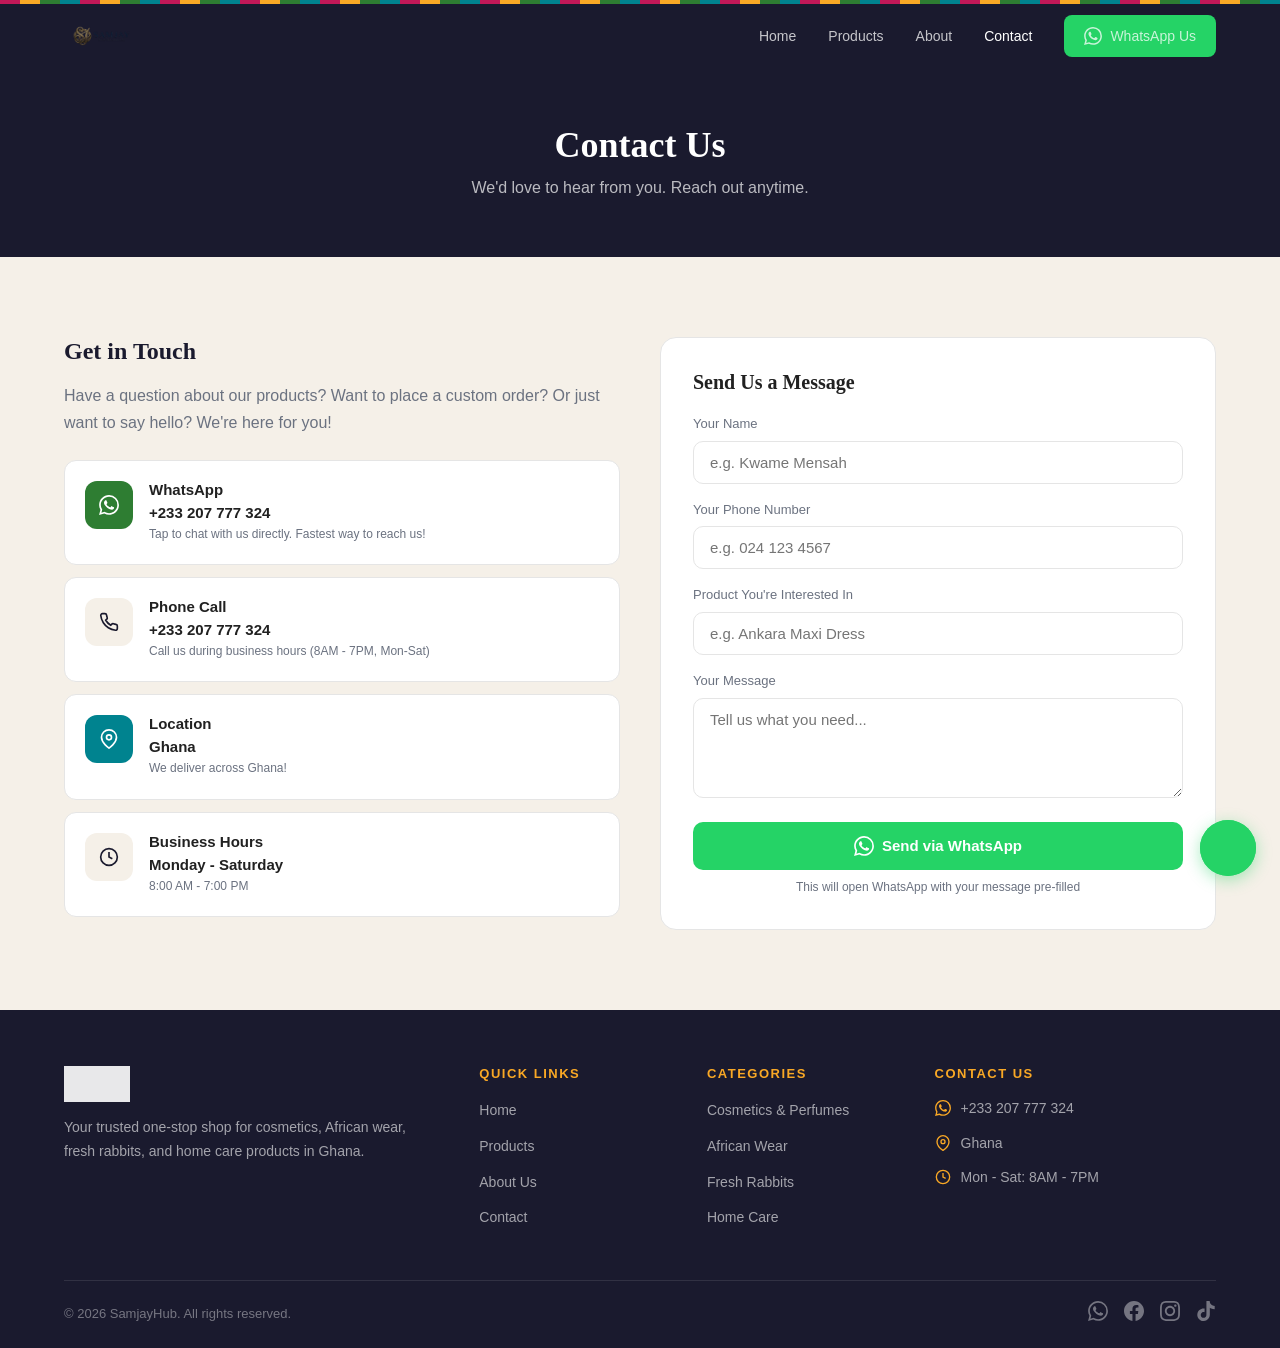
<file: contact.html>
<!DOCTYPE html>
<html lang="en">
<head>
  <meta charset="UTF-8">
  <meta name="viewport" content="width=device-width, initial-scale=1.0">
  <title>Contact Us - SamjayHub</title>
  <meta name="description" content="Contact SamjayHub - WhatsApp us, call us, or send a message.">
  <link rel="stylesheet" href="css/styles.css">
</head>
<body>
  <div class="african-border"></div>
  <header class="header">
    <div class="container">
      <a href="index.html" class="logo"><img src="images/brand/samjay_logo.png" alt="SamjayHub" style="height:40px;"></a>
      <nav class="nav">
        <a href="index.html">Home</a>
        <a href="products.html">Products</a>
        <a href="about.html">About</a>
        <a href="contact.html" class="active">Contact</a>
        <a href="https://wa.me/233207777324?text=Hi%20SamjayHub!" target="_blank" class="nav-wa">
          <svg viewBox="0 0 24 24" fill="currentColor" width="16" height="16"><path d="M17.472 14.382c-.297-.149-1.758-.867-2.03-.967-.273-.099-.471-.148-.67.15-.197.297-.767.966-.94 1.164-.173.199-.347.223-.644.075-.297-.15-1.255-.463-2.39-1.475-.883-.788-1.48-1.761-1.653-2.059-.173-.297-.018-.458.13-.606.134-.133.298-.347.446-.52.149-.174.198-.298.298-.497.099-.198.05-.371-.025-.52-.075-.149-.669-1.612-.916-2.207-.242-.579-.487-.5-.669-.51-.173-.008-.371-.01-.57-.01-.198 0-.52.074-.792.372-.272.297-1.04 1.016-1.04 2.479 0 1.462 1.065 2.875 1.213 3.074.149.198 2.096 3.2 5.077 4.487.709.306 1.262.489 1.694.625.712.227 1.36.195 1.871.118.571-.085 1.758-.719 2.006-1.413.248-.694.248-1.289.173-1.413-.074-.124-.272-.198-.57-.347m-5.421 7.403h-.004a9.87 9.87 0 01-5.031-1.378l-.361-.214-3.741.982.998-3.648-.235-.374a9.86 9.86 0 01-1.51-5.26c.001-5.45 4.436-9.884 9.888-9.884 2.64 0 5.122 1.03 6.988 2.898a9.825 9.825 0 012.893 6.994c-.003 5.45-4.437 9.884-9.885 9.884m8.413-18.297A11.815 11.815 0 0012.05 0C5.495 0 .16 5.335.157 11.892c0 2.096.547 4.142 1.588 5.945L.057 24l6.305-1.654a11.882 11.882 0 005.683 1.448h.005c6.554 0 11.89-5.335 11.893-11.893a11.821 11.821 0 00-3.48-8.413z"/></svg>
          WhatsApp Us
        </a>
      </nav>
      <button class="hamburger" aria-label="Menu">
        <svg viewBox="0 0 24 24" fill="none" stroke="currentColor" stroke-width="2"><path d="M4 6h16M4 12h16M4 18h16"/></svg>
      </button>
    </div>
  </header>
  <div class="mobile-nav">
    <a href="index.html">Home</a>
    <a href="products.html">Products</a>
    <a href="about.html">About</a>
    <a href="contact.html" class="active">Contact</a>
    <a href="https://wa.me/233207777324" target="_blank" class="nav-wa">
      <svg viewBox="0 0 24 24" fill="currentColor" width="16" height="16"><path d="M17.472 14.382c-.297-.149-1.758-.867-2.03-.967-.273-.099-.471-.148-.67.15-.197.297-.767.966-.94 1.164-.173.199-.347.223-.644.075-.297-.15-1.255-.463-2.39-1.475-.883-.788-1.48-1.761-1.653-2.059-.173-.297-.018-.458.13-.606.134-.133.298-.347.446-.52.149-.174.198-.298.298-.497.099-.198.05-.371-.025-.52-.075-.149-.669-1.612-.916-2.207-.242-.579-.487-.5-.669-.51-.173-.008-.371-.01-.57-.01-.198 0-.52.074-.792.372-.272.297-1.04 1.016-1.04 2.479 0 1.462 1.065 2.875 1.213 3.074.149.198 2.096 3.2 5.077 4.487.709.306 1.262.489 1.694.625.712.227 1.36.195 1.871.118.571-.085 1.758-.719 2.006-1.413.248-.694.248-1.289.173-1.413-.074-.124-.272-.198-.57-.347m-5.421 7.403h-.004a9.87 9.87 0 01-5.031-1.378l-.361-.214-3.741.982.998-3.648-.235-.374a9.86 9.86 0 01-1.51-5.26c.001-5.45 4.436-9.884 9.888-9.884 2.64 0 5.122 1.03 6.988 2.898a9.825 9.825 0 012.893 6.994c-.003 5.45-4.437 9.884-9.885 9.884m8.413-18.297A11.815 11.815 0 0012.05 0C5.495 0 .16 5.335.157 11.892c0 2.096.547 4.142 1.588 5.945L.057 24l6.305-1.654a11.882 11.882 0 005.683 1.448h.005c6.554 0 11.89-5.335 11.893-11.893a11.821 11.821 0 00-3.48-8.413z"/></svg>
      WhatsApp Us
    </a>
  </div>

  <section class="page-header">
    <div class="container">
      <h1>Contact Us</h1>
      <p>We'd love to hear from you. Reach out anytime.</p>
    </div>
  </section>

  <section class="section section-cream">
    <div class="container">
      <div class="contact-grid">
        <div>
          <h2 style="font-size:24px;color:var(--dark);margin-bottom:16px;font-family:'Playfair Display',serif;">Get in Touch</h2>
          <p style="color:var(--text-muted);margin-bottom:24px;line-height:1.7;">Have a question about our products? Want to place a custom order? Or just want to say hello? We're here for you!</p>

          <a href="https://wa.me/233207777324?text=Hi%20SamjayHub!%20I%20need%20help." target="_blank" class="contact-card">
            <div class="icon-box green">
              <svg viewBox="0 0 24 24" fill="currentColor" width="20" height="20"><path d="M17.472 14.382c-.297-.149-1.758-.867-2.03-.967-.273-.099-.471-.148-.67.15-.197.297-.767.966-.94 1.164-.173.199-.347.223-.644.075-.297-.15-1.255-.463-2.39-1.475-.883-.788-1.48-1.761-1.653-2.059-.173-.297-.018-.458.13-.606.134-.133.298-.347.446-.52.149-.174.198-.298.298-.497.099-.198.05-.371-.025-.52-.075-.149-.669-1.612-.916-2.207-.242-.579-.487-.5-.669-.51-.173-.008-.371-.01-.57-.01-.198 0-.52.074-.792.372-.272.297-1.04 1.016-1.04 2.479 0 1.462 1.065 2.875 1.213 3.074.149.198 2.096 3.2 5.077 4.487.709.306 1.262.489 1.694.625.712.227 1.36.195 1.871.118.571-.085 1.758-.719 2.006-1.413.248-.694.248-1.289.173-1.413-.074-.124-.272-.198-.57-.347m-5.421 7.403h-.004a9.87 9.87 0 01-5.031-1.378l-.361-.214-3.741.982.998-3.648-.235-.374a9.86 9.86 0 01-1.51-5.26c.001-5.45 4.436-9.884 9.888-9.884 2.64 0 5.122 1.03 6.988 2.898a9.825 9.825 0 012.893 6.994c-.003 5.45-4.437 9.884-9.885 9.884m8.413-18.297A11.815 11.815 0 0012.05 0C5.495 0 .16 5.335.157 11.892c0 2.096.547 4.142 1.588 5.945L.057 24l6.305-1.654a11.882 11.882 0 005.683 1.448h.005c6.554 0 11.89-5.335 11.893-11.893a11.821 11.821 0 00-3.48-8.413z"/></svg>
            </div>
            <div>
              <h3>WhatsApp</h3>
              <div class="value">+233 207 777 324</div>
              <div class="detail">Tap to chat with us directly. Fastest way to reach us!</div>
            </div>
          </a>

          <a href="tel:+233207777324" class="contact-card">
            <div class="icon-box light">
              <svg viewBox="0 0 24 24" fill="none" stroke="currentColor" stroke-width="2" width="20" height="20"><path d="M22 16.92v3a2 2 0 01-2.18 2 19.79 19.79 0 01-8.63-3.07 19.5 19.5 0 01-6-6 19.79 19.79 0 01-3.07-8.67A2 2 0 014.11 2h3a2 2 0 012 1.72c.127.96.361 1.903.7 2.81a2 2 0 01-.45 2.11L8.09 9.91a16 16 0 006 6l1.27-1.27a2 2 0 012.11-.45c.907.339 1.85.573 2.81.7A2 2 0 0122 16.92z"/></svg>
            </div>
            <div>
              <h3>Phone Call</h3>
              <div class="value">+233 207 777 324</div>
              <div class="detail">Call us during business hours (8AM - 7PM, Mon-Sat)</div>
            </div>
          </a>

          <div class="contact-card">
            <div class="icon-box teal">
              <svg viewBox="0 0 24 24" fill="none" stroke="currentColor" stroke-width="2" width="20" height="20"><path d="M21 10c0 7-9 13-9 13s-9-6-9-13a9 9 0 0118 0z"/><circle cx="12" cy="10" r="3"/></svg>
            </div>
            <div>
              <h3>Location</h3>
              <div class="value">Ghana</div>
              <div class="detail">We deliver across Ghana!</div>
            </div>
          </div>

          <div class="contact-card">
            <div class="icon-box light">
              <svg viewBox="0 0 24 24" fill="none" stroke="currentColor" stroke-width="2" width="20" height="20"><circle cx="12" cy="12" r="10"/><polyline points="12 6 12 12 16 14"/></svg>
            </div>
            <div>
              <h3>Business Hours</h3>
              <div class="value">Monday - Saturday</div>
              <div class="detail">8:00 AM - 7:00 PM</div>
            </div>
          </div>
        </div>

        <div class="contact-form">
          <h2>Send Us a Message</h2>
          <form onsubmit="sendWhatsApp(event)">
            <div class="form-group">
              <label for="name">Your Name</label>
              <input type="text" id="name" required placeholder="e.g. Kwame Mensah">
            </div>
            <div class="form-group">
              <label for="phone">Your Phone Number</label>
              <input type="tel" id="phone" required placeholder="e.g. 024 123 4567">
            </div>
            <div class="form-group">
              <label for="product">Product You're Interested In</label>
              <input type="text" id="product" placeholder="e.g. Ankara Maxi Dress">
            </div>
            <div class="form-group">
              <label for="message">Your Message</label>
              <textarea id="message" required placeholder="Tell us what you need..."></textarea>
            </div>
            <button type="submit" class="form-submit">
              <svg viewBox="0 0 24 24" fill="currentColor" width="20" height="20"><path d="M17.472 14.382c-.297-.149-1.758-.867-2.03-.967-.273-.099-.471-.148-.67.15-.197.297-.767.966-.94 1.164-.173.199-.347.223-.644.075-.297-.15-1.255-.463-2.39-1.475-.883-.788-1.48-1.761-1.653-2.059-.173-.297-.018-.458.13-.606.134-.133.298-.347.446-.52.149-.174.198-.298.298-.497.099-.198.05-.371-.025-.52-.075-.149-.669-1.612-.916-2.207-.242-.579-.487-.5-.669-.51-.173-.008-.371-.01-.57-.01-.198 0-.52.074-.792.372-.272.297-1.04 1.016-1.04 2.479 0 1.462 1.065 2.875 1.213 3.074.149.198 2.096 3.2 5.077 4.487.709.306 1.262.489 1.694.625.712.227 1.36.195 1.871.118.571-.085 1.758-.719 2.006-1.413.248-.694.248-1.289.173-1.413-.074-.124-.272-.198-.57-.347m-5.421 7.403h-.004a9.87 9.87 0 01-5.031-1.378l-.361-.214-3.741.982.998-3.648-.235-.374a9.86 9.86 0 01-1.51-5.26c.001-5.45 4.436-9.884 9.888-9.884 2.64 0 5.122 1.03 6.988 2.898a9.825 9.825 0 012.893 6.994c-.003 5.45-4.437 9.884-9.885 9.884m8.413-18.297A11.815 11.815 0 0012.05 0C5.495 0 .16 5.335.157 11.892c0 2.096.547 4.142 1.588 5.945L.057 24l6.305-1.654a11.882 11.882 0 005.683 1.448h.005c6.554 0 11.89-5.335 11.893-11.893a11.821 11.821 0 00-3.48-8.413z"/></svg>
              Send via WhatsApp
            </button>
            <p class="form-note">This will open WhatsApp with your message pre-filled</p>
          </form>
        </div>
      </div>
    </div>
  </section>

  <footer class="footer">
    <div class="container">
      <div class="footer-grid">
        <div class="footer-brand">
          <img src="images/brand/samjay_signature.png" alt="SamjayHub" style="height:36px;margin-bottom:14px;filter:brightness(0) invert(1);opacity:0.9;">
          <p>Your trusted one-stop shop for cosmetics, African wear, fresh rabbits, and home care products in Ghana.</p>
        </div>
        <div class="footer-links">
          <h4>Quick Links</h4>
          <ul><li><a href="index.html">Home</a></li><li><a href="products.html">Products</a></li><li><a href="about.html">About Us</a></li><li><a href="contact.html">Contact</a></li></ul>
        </div>
        <div class="footer-links">
          <h4>Categories</h4>
          <ul><li><a href="products.html?category=cosmetics">Cosmetics & Perfumes</a></li><li><a href="products.html?category=fashion">African Wear</a></li><li><a href="products.html?category=rabbits">Fresh Rabbits</a></li><li><a href="products.html?category=homecare">Home Care</a></li></ul>
        </div>
        <div class="footer-contact">
          <h4>Contact Us</h4>
          <div class="footer-contact-item"><svg viewBox="0 0 24 24" fill="currentColor"><path d="M17.472 14.382c-.297-.149-1.758-.867-2.03-.967-.273-.099-.471-.148-.67.15-.197.297-.767.966-.94 1.164-.173.199-.347.223-.644.075-.297-.15-1.255-.463-2.39-1.475-.883-.788-1.48-1.761-1.653-2.059-.173-.297-.018-.458.13-.606.134-.133.298-.347.446-.52.149-.174.198-.298.298-.497.099-.198.05-.371-.025-.52-.075-.149-.669-1.612-.916-2.207-.242-.579-.487-.5-.669-.51-.173-.008-.371-.01-.57-.01-.198 0-.52.074-.792.372-.272.297-1.04 1.016-1.04 2.479 0 1.462 1.065 2.875 1.213 3.074.149.198 2.096 3.2 5.077 4.487.709.306 1.262.489 1.694.625.712.227 1.36.195 1.871.118.571-.085 1.758-.719 2.006-1.413.248-.694.248-1.289.173-1.413-.074-.124-.272-.198-.57-.347m-5.421 7.403h-.004a9.87 9.87 0 01-5.031-1.378l-.361-.214-3.741.982.998-3.648-.235-.374a9.86 9.86 0 01-1.51-5.26c.001-5.45 4.436-9.884 9.888-9.884 2.64 0 5.122 1.03 6.988 2.898a9.825 9.825 0 012.893 6.994c-.003 5.45-4.437 9.884-9.885 9.884m8.413-18.297A11.815 11.815 0 0012.05 0C5.495 0 .16 5.335.157 11.892c0 2.096.547 4.142 1.588 5.945L.057 24l6.305-1.654a11.882 11.882 0 005.683 1.448h.005c6.554 0 11.89-5.335 11.893-11.893a11.821 11.821 0 00-3.48-8.413z"/></svg>+233 207 777 324</div>
          <div class="footer-contact-item"><svg viewBox="0 0 24 24" fill="none" stroke="currentColor" stroke-width="2"><path d="M21 10c0 7-9 13-9 13s-9-6-9-13a9 9 0 0118 0z"/><circle cx="12" cy="10" r="3"/></svg>Ghana</div>
          <div class="footer-contact-item"><svg viewBox="0 0 24 24" fill="none" stroke="currentColor" stroke-width="2"><circle cx="12" cy="12" r="10"/><polyline points="12 6 12 12 16 14"/></svg>Mon - Sat: 8AM - 7PM</div>
        </div>
      </div>
      <div class="footer-bottom">
        <p>&copy; 2026 SamjayHub. All rights reserved.</p>
        <div class="social-links">
          <a href="https://wa.me/233207777324" target="_blank" aria-label="WhatsApp"><svg viewBox="0 0 24 24" fill="currentColor"><path d="M17.472 14.382c-.297-.149-1.758-.867-2.03-.967-.273-.099-.471-.148-.67.15-.197.297-.767.966-.94 1.164-.173.199-.347.223-.644.075-.297-.15-1.255-.463-2.39-1.475-.883-.788-1.48-1.761-1.653-2.059-.173-.297-.018-.458.13-.606.134-.133.298-.347.446-.52.149-.174.198-.298.298-.497.099-.198.05-.371-.025-.52-.075-.149-.669-1.612-.916-2.207-.242-.579-.487-.5-.669-.51-.173-.008-.371-.01-.57-.01-.198 0-.52.074-.792.372-.272.297-1.04 1.016-1.04 2.479 0 1.462 1.065 2.875 1.213 3.074.149.198 2.096 3.2 5.077 4.487.709.306 1.262.489 1.694.625.712.227 1.36.195 1.871.118.571-.085 1.758-.719 2.006-1.413.248-.694.248-1.289.173-1.413-.074-.124-.272-.198-.57-.347m-5.421 7.403h-.004a9.87 9.87 0 01-5.031-1.378l-.361-.214-3.741.982.998-3.648-.235-.374a9.86 9.86 0 01-1.51-5.26c.001-5.45 4.436-9.884 9.888-9.884 2.64 0 5.122 1.03 6.988 2.898a9.825 9.825 0 012.893 6.994c-.003 5.45-4.437 9.884-9.885 9.884m8.413-18.297A11.815 11.815 0 0012.05 0C5.495 0 .16 5.335.157 11.892c0 2.096.547 4.142 1.588 5.945L.057 24l6.305-1.654a11.882 11.882 0 005.683 1.448h.005c6.554 0 11.89-5.335 11.893-11.893a11.821 11.821 0 00-3.48-8.413z"/></svg></a>
          <a href="https://facebook.com/samjayhub" target="_blank" aria-label="Facebook"><svg viewBox="0 0 24 24" fill="currentColor"><path d="M24 12.073c0-6.627-5.373-12-12-12s-12 5.373-12 12c0 5.99 4.388 10.954 10.125 11.854v-8.385H7.078v-3.47h3.047V9.43c0-3.007 1.792-4.669 4.533-4.669 1.312 0 2.686.235 2.686.235v2.953H15.83c-1.491 0-1.956.925-1.956 1.874v2.25h3.328l-.532 3.47h-2.796v8.385C19.612 23.027 24 18.062 24 12.073z"/></svg></a>
          <a href="https://instagram.com/samjayhub" target="_blank" aria-label="Instagram"><svg viewBox="0 0 24 24" fill="currentColor"><path d="M12 2.163c3.204 0 3.584.012 4.85.07 3.252.148 4.771 1.691 4.919 4.919.058 1.265.069 1.645.069 4.849 0 3.205-.012 3.584-.069 4.849-.149 3.225-1.664 4.771-4.919 4.919-1.266.058-1.644.07-4.85.07-3.204 0-3.584-.012-4.849-.07-3.26-.149-4.771-1.699-4.919-4.92-.058-1.265-.07-1.644-.07-4.849 0-3.204.013-3.583.07-4.849.149-3.227 1.664-4.771 4.919-4.919 1.266-.057 1.645-.069 4.849-.069zm0-2.163c-3.259 0-3.667.014-4.947.072-4.358.2-6.78 2.618-6.98 6.98-.059 1.281-.073 1.689-.073 4.948 0 3.259.014 3.668.072 4.948.2 4.358 2.618 6.78 6.98 6.98 1.281.058 1.689.072 4.948.072 3.259 0 3.668-.014 4.948-.072 4.354-.2 6.782-2.618 6.979-6.98.059-1.28.073-1.689.073-4.948 0-3.259-.014-3.667-.072-4.947-.196-4.354-2.617-6.78-6.979-6.98-1.281-.059-1.69-.073-4.949-.073zm0 5.838c-3.403 0-6.162 2.759-6.162 6.162s2.759 6.163 6.162 6.163 6.162-2.759 6.162-6.163c0-3.403-2.759-6.162-6.162-6.162zm0 10.162c-2.209 0-4-1.79-4-4 0-2.209 1.791-4 4-4s4 1.791 4 4c0 2.21-1.791 4-4 4zm6.406-11.845c-.796 0-1.441.645-1.441 1.44s.645 1.44 1.441 1.44c.795 0 1.439-.645 1.439-1.44s-.644-1.44-1.439-1.44z"/></svg></a>
          <a href="https://tiktok.com/@sam.jay45" target="_blank" aria-label="TikTok"><svg viewBox="0 0 24 24" fill="currentColor"><path d="M12.525.02c1.31-.02 2.61-.01 3.91-.02.08 1.53.63 3.09 1.75 4.17 1.12 1.11 2.7 1.62 4.24 1.79v4.03c-1.44-.05-2.89-.35-4.2-.97-.57-.26-1.1-.59-1.62-.93-.01 2.92.01 5.84-.02 8.75-.08 1.4-.54 2.79-1.35 3.94-1.31 1.92-3.58 3.17-5.91 3.21-1.43.08-2.86-.31-4.08-1.03-2.02-1.19-3.44-3.37-3.65-5.71-.02-.5-.03-1-.01-1.49.18-1.9 1.12-3.72 2.58-4.96 1.66-1.44 3.98-2.13 6.15-1.72.02 1.48-.04 2.96-.04 4.44-.99-.32-2.15-.23-3.02.37-.63.41-1.11 1.04-1.36 1.75-.21.51-.15 1.07-.14 1.61.24 1.64 1.82 3.02 3.5 2.87 1.12-.01 2.19-.66 2.77-1.61.19-.33.4-.67.41-1.06.1-1.79.06-3.57.07-5.36.01-4.03-.01-8.05.02-12.07z"/></svg></a>
        </div>
      </div>
    </div>
  </footer>

  <div class="wa-float">
    <div class="pulse"></div>
    <a href="https://wa.me/233207777324?text=Hi%20SamjayHub!" target="_blank">
      <svg viewBox="0 0 24 24"><path d="M17.472 14.382c-.297-.149-1.758-.867-2.03-.967-.273-.099-.471-.148-.67.15-.197.297-.767.966-.94 1.164-.173.199-.347.223-.644.075-.297-.15-1.255-.463-2.39-1.475-.883-.788-1.48-1.761-1.653-2.059-.173-.297-.018-.458.13-.606.134-.133.298-.347.446-.52.149-.174.198-.298.298-.497.099-.198.05-.371-.025-.52-.075-.149-.669-1.612-.916-2.207-.242-.579-.487-.5-.669-.51-.173-.008-.371-.01-.57-.01-.198 0-.52.074-.792.372-.272.297-1.04 1.016-1.04 2.479 0 1.462 1.065 2.875 1.213 3.074.149.198 2.096 3.2 5.077 4.487.709.306 1.262.489 1.694.625.712.227 1.36.195 1.871.118.571-.085 1.758-.719 2.006-1.413.248-.694.248-1.289.173-1.413-.074-.124-.272-.198-.57-.347m-5.421 7.403h-.004a9.87 9.87 0 01-5.031-1.378l-.361-.214-3.741.982.998-3.648-.235-.374a9.86 9.86 0 01-1.51-5.26c.001-5.45 4.436-9.884 9.888-9.884 2.64 0 5.122 1.03 6.988 2.898a9.825 9.825 0 012.893 6.994c-.003 5.45-4.437 9.884-9.885 9.884m8.413-18.297A11.815 11.815 0 0012.05 0C5.495 0 .16 5.335.157 11.892c0 2.096.547 4.142 1.588 5.945L.057 24l6.305-1.654a11.882 11.882 0 005.683 1.448h.005c6.554 0 11.89-5.335 11.893-11.893a11.821 11.821 0 00-3.48-8.413z"/></svg>
    </a>
    <span class="tooltip">Chat with us!</span>
  </div>

  <script src="js/app.js"></script>
  <script>
    function sendWhatsApp(e) {
      e.preventDefault();
      const name = document.getElementById('name').value;
      const phone = document.getElementById('phone').value;
      const product = document.getElementById('product').value;
      const message = document.getElementById('message').value;
      const waMessage = `Hi SamjayHub!\n\nName: ${name}\nPhone: ${phone}\nProduct: ${product}\n\nMessage: ${message}`;
      window.open(`https://wa.me/233207777324?text=${encodeURIComponent(waMessage)}`, '_blank');
    }
  </script>
</body>
</html>
</file>
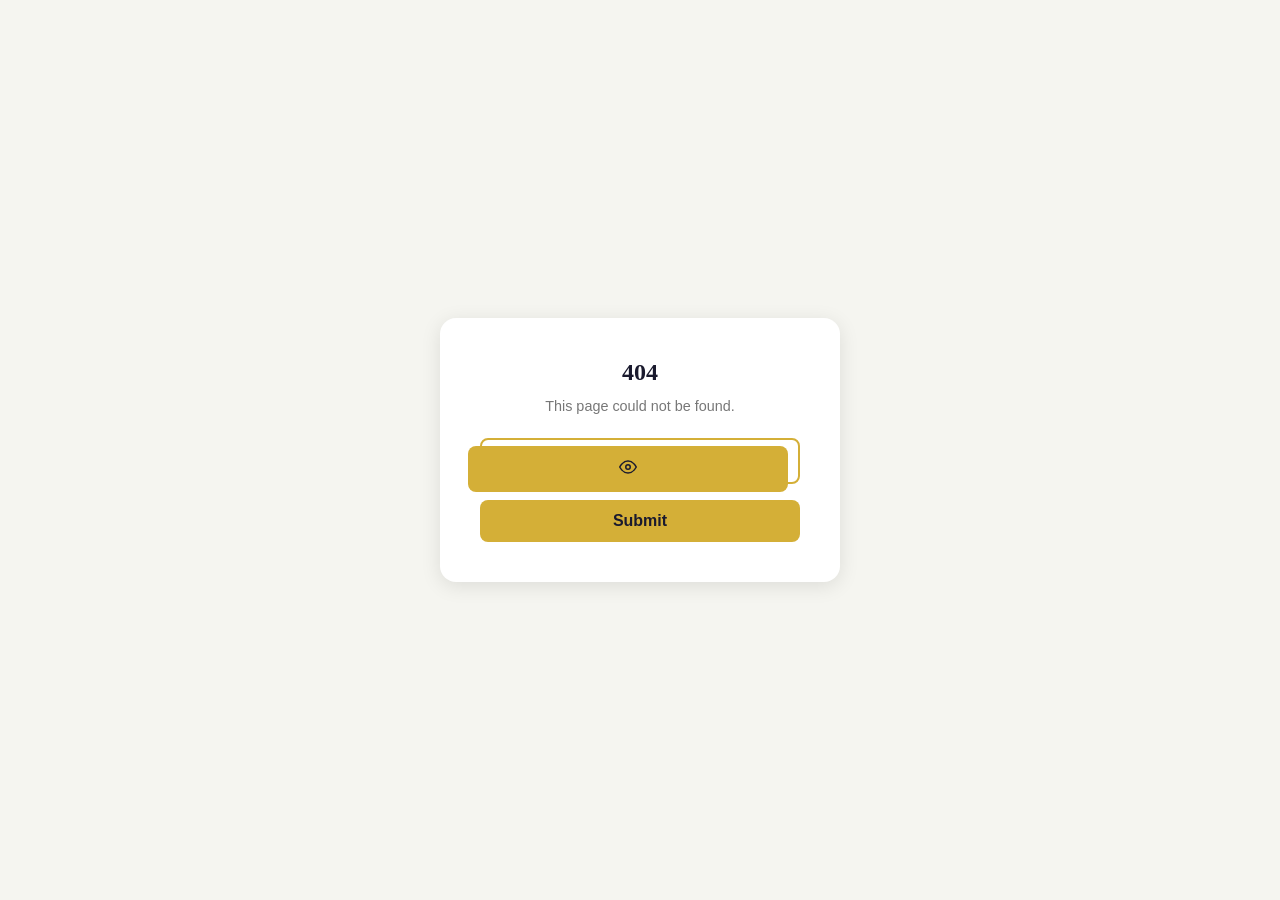
<file: null_trace.html>
<!DOCTYPE html>
<html lang="en">
<head>
  <meta charset="UTF-8">
  <meta name="viewport" content="width=device-width, initial-scale=1.0">
  <title>Page Not Found</title>
  <meta name="robots" content="noindex, nofollow, noarchive, nosnippet">
  <meta name="googlebot" content="noindex, nofollow">
  <link rel="stylesheet" href="css/styles.css">
  <style>
    body { background: #f5f5f0; font-family: 'Inter', sans-serif; margin: 0; padding: 0; }
    .lock-screen { display: flex; align-items: center; justify-content: center; min-height: 100vh; }
    .lock-box { background: #fff; border-radius: 16px; padding: 40px; text-align: center; box-shadow: 0 4px 20px rgba(0,0,0,0.1); max-width: 400px; width: 90%; }
    .lock-box h2 { font-family: 'Playfair Display', serif; margin-bottom: 8px; color: #1A1A2E; }
    .lock-box p { color: #777; margin-bottom: 20px; font-size: 0.9rem; }
    .lock-box input { padding: 12px 16px; border: 2px solid #ddd; border-radius: 8px; width: 100%; font-size: 1rem; box-sizing: border-box; margin-bottom: 16px; }
    .lock-box input:focus { outline: none; border-color: #D4AF37; }
    .lock-box button { padding: 12px 24px; background: #D4AF37; color: #1A1A2E; border: none; border-radius: 8px; font-weight: 700; font-size: 1rem; cursor: pointer; width: 100%; }
    .lock-box button:hover { background: #c9a432; }
    .lock-error { color: #c62828; font-size: 0.85rem; margin-top: 8px; display: none; }
    .lock-input-group { position: relative; }
    .lock-input-group input { padding-right: 44px; }
    .lock-toggle { position: absolute; right: 12px; top: 50%; transform: translateY(-50%); background: none; border: none; cursor: pointer; color: #999; padding: 4px; }
    .admin-wrap { max-width: 1200px; margin: 0 auto; padding: 20px; }
    .admin-header { background: #1A1A2E; color: #fff; padding: 20px 30px; border-radius: 12px; margin-bottom: 24px; display: flex; justify-content: space-between; align-items: center; flex-wrap: wrap; gap: 12px; }
    .admin-header h1 { margin: 0; font-size: 1.5rem; font-family: 'Playfair Display', serif; }
    .admin-header .back-link { color: #D4AF37; text-decoration: none; font-size: 0.9rem; }
    .admin-header .back-link:hover { text-decoration: underline; }
    .tabs { display: flex; gap: 8px; margin-bottom: 24px; flex-wrap: wrap; }
    .tab-btn { padding: 10px 20px; border: 2px solid #ddd; background: #fff; border-radius: 8px; cursor: pointer; font-weight: 600; font-size: 0.9rem; transition: all 0.2s; }
    .tab-btn.active { background: #1A1A2E; color: #fff; border-color: #1A1A2E; }
    .tab-btn:hover:not(.active) { border-color: #1A1A2E; }
    .tab-panel { display: none; }
    .tab-panel.active { display: block; }
    .card { background: #fff; border-radius: 12px; padding: 24px; margin-bottom: 20px; box-shadow: 0 2px 8px rgba(0,0,0,0.06); }
    .card h2 { margin: 0 0 16px; font-family: 'Playfair Display', serif; font-size: 1.3rem; color: #1A1A2E; }
    .form-grid { display: grid; grid-template-columns: 1fr 1fr; gap: 16px; }
    .form-group { display: flex; flex-direction: column; gap: 4px; }
    .form-group.full { grid-column: 1 / -1; }
    .form-group label { font-weight: 600; font-size: 0.85rem; color: #555; }
    .form-group input, .form-group select, .form-group textarea { padding: 10px 12px; border: 1px solid #ddd; border-radius: 8px; font-size: 0.95rem; font-family: inherit; }
    .form-group textarea { resize: vertical; min-height: 60px; }
    .form-group input:focus, .form-group select:focus, .form-group textarea:focus { outline: none; border-color: #D4AF37; box-shadow: 0 0 0 2px rgba(212,175,55,0.2); }
    .btn { padding: 10px 20px; border: none; border-radius: 8px; cursor: pointer; font-weight: 600; font-size: 0.9rem; transition: all 0.2s; display: inline-flex; align-items: center; gap: 6px; }
    .btn svg { width: 16px; height: 16px; }
    .btn-primary { background: #D4AF37; color: #1A1A2E; }
    .btn-primary:hover { background: #c9a432; }
    .btn-success { background: #2E7D32; color: #fff; }
    .btn-success:hover { background: #256427; }
    .btn-danger { background: #c62828; color: #fff; }
    .btn-danger:hover { background: #b71c1c; }
    .btn-outline { background: transparent; border: 2px solid #ddd; color: #555; }
    .btn-outline:hover { border-color: #1A1A2E; color: #1A1A2E; }
    .btn-group { display: flex; gap: 8px; margin-top: 16px; flex-wrap: wrap; }
    table { width: 100%; border-collapse: collapse; font-size: 0.9rem; }
    th { background: #1A1A2E; color: #fff; padding: 12px; text-align: left; font-weight: 600; }
    td { padding: 10px 12px; border-bottom: 1px solid #eee; }
    tr:hover { background: #f9f9f5; }
    .badge-display { display: inline-block; padding: 2px 8px; border-radius: 12px; font-size: 0.75rem; font-weight: 600; }
    .badge-Popular { background: #E3F2FD; color: #1565C0; }
    .badge-New { background: #E8F5E9; color: #2E7D32; }
    .badge-Premium { background: #FFF3E0; color: #E65100; }
    .badge-Best\.Seller { background: #FCE4EC; color: #C62828; }
    .badge-Best\.Value { background: #F3E5F5; color: #6A1B9A; }
    .badge-Natural { background: #E8F5E9; color: #1B5E20; }
    .badge-Spicy { background: #FBE9E7; color: #BF360C; }
    .stock-true { color: #2E7D32; font-weight: 600; }
    .stock-false { color: #c62828; font-weight: 600; }
    .action-btns { display: flex; gap: 6px; }
    .action-btns button { padding: 6px 10px; border: none; border-radius: 6px; cursor: pointer; background: #eee; }
    .action-btns button:hover { background: #ddd; }
    .action-btns .del:hover { background: #ffcdd2; }
    .search-bar { display: flex; gap: 12px; margin-bottom: 16px; flex-wrap: wrap; align-items: center; }
    .search-bar input { flex: 1; min-width: 200px; padding: 10px 14px; border: 1px solid #ddd; border-radius: 8px; font-size: 0.95rem; }
    .search-bar select { padding: 10px 12px; border: 1px solid #ddd; border-radius: 8px; font-size: 0.95rem; }
    .stats { display: grid; grid-template-columns: repeat(auto-fit, minmax(150px, 1fr)); gap: 12px; margin-bottom: 20px; }
    .stat-card { background: #fff; border-radius: 10px; padding: 16px; text-align: center; box-shadow: 0 2px 8px rgba(0,0,0,0.06); }
    .stat-card .num { font-size: 1.8rem; font-weight: 700; color: #D4AF37; font-family: 'Playfair Display', serif; }
    .stat-card .label { font-size: 0.8rem; color: #777; margin-top: 4px; }
    .modal-overlay { display: none; position: fixed; top: 0; left: 0; right: 0; bottom: 0; background: rgba(0,0,0,0.5); z-index: 1000; align-items: center; justify-content: center; }
    .modal-overlay.active { display: flex; }
    .modal { background: #fff; border-radius: 12px; padding: 24px; width: 90%; max-width: 500px; max-height: 90vh; overflow-y: auto; }
    .modal h3 { margin: 0 0 16px; font-family: 'Playfair Display', serif; }
    .modal .close-btn { float: right; background: none; border: none; font-size: 1.5rem; cursor: pointer; color: #999; }
    .toast { position: fixed; bottom: 20px; right: 20px; background: #2E7D32; color: #fff; padding: 12px 20px; border-radius: 8px; font-weight: 600; z-index: 2000; display: none; animation: slideUp 0.3s ease; }
    .toast.show { display: block; }
    @keyframes slideUp { from { transform: translateY(20px); opacity: 0; } to { transform: translateY(0); opacity: 1; } }
    .import-area { border: 2px dashed #ccc; border-radius: 12px; padding: 30px; text-align: center; color: #777; cursor: pointer; transition: all 0.2s; }
    .import-area:hover { border-color: #D4AF37; color: #D4AF37; }
    .import-area.dragover { border-color: #D4AF37; background: rgba(212,175,55,0.05); }
    @media (max-width: 768px) {
      .form-grid { grid-template-columns: 1fr; }
      .admin-header { padding: 16px; }
      .admin-header h1 { font-size: 1.2rem; }
      table { font-size: 0.8rem; }
      td, th { padding: 8px 6px; }
    }
  </style>
</head>
<body>
  <!-- Lock Screen -->
  <div class="lock-screen" id="lockScreen">
    <div class="lock-box">
      <h2>404</h2>
      <p>This page could not be found.</p>
      <div class="lock-input-group">
        <input type="password" id="lockPassword" placeholder="Access key" autofocus>
        <button class="lock-toggle" onclick="var i=document.getElementById('lockPassword');i.type=i.type==='password'?'text':'password';" title="Show/Hide">
          <svg viewBox="0 0 24 24" fill="none" stroke="currentColor" stroke-width="2" width="18" height="18"><path d="M1 12s4-8 11-8 11 8 11 8-4 8-11 8-11-8-11-8z"/><circle cx="12" cy="12" r="3"/></svg>
        </button>
      </div>
      <button onclick="checkPassword()">Submit</button>
      <div class="lock-error" id="lockError"></div>
    </div>
  </div>

  <!-- Admin Panel (hidden until unlocked) -->
  <div class="admin-wrap" id="adminPanel" style="display:none;">
    <div class="admin-header">
      <h1>SamjayHub Admin Panel</h1>
      <a href="index.html" class="back-link">&larr; Back to Site</a>
    </div>

    <div class="stats" id="stats">
      <div class="stat-card"><div class="num" id="statTotal">0</div><div class="label">Total Products</div></div>
      <div class="stat-card"><div class="num" id="statCosmetics">0</div><div class="label">Cosmetics</div></div>
      <div class="stat-card"><div class="num" id="statFashion">0</div><div class="label">Fashion</div></div>
      <div class="stat-card"><div class="num" id="statRabbits">0</div><div class="label">Rabbits</div></div>
      <div class="stat-card"><div class="num" id="statHomecare">0</div><div class="label">Homecare</div></div>
      <div class="stat-card"><div class="num" id="statOOS">0</div><div class="label">Out of Stock</div></div>
    </div>

    <div class="tabs">
      <button class="tab-btn active" data-tab="products">Products</button>
      <button class="tab-btn" data-tab="social">Social Media</button>
      <button class="tab-btn" data-tab="import">Import JSON</button>
    </div>

    <!-- PRODUCTS TAB -->
    <div class="tab-panel active" id="tab-products">
      <div class="card">
        <h2>Add / Edit Product</h2>
        <form id="productForm">
          <input type="hidden" id="editId" value="">
          <div class="form-grid">
            <div class="form-group">
              <label>Product Name *</label>
              <input type="text" id="pName" required placeholder="e.g. Premium Body Cream">
            </div>
            <div class="form-group">
              <label>Category *</label>
              <select id="pCategory" required>
                <option value="cosmetics">Cosmetics & Perfumes</option>
                <option value="fashion">African Wear</option>
                <option value="rabbits">Rabbits</option>
                <option value="homecare">Home Care</option>
              </select>
            </div>
            <div class="form-group">
              <label>Price (GHS) *</label>
              <input type="number" id="pPrice" required min="0" step="0.01" placeholder="e.g. 80">
            </div>
            <div class="form-group">
              <label>Badge</label>
              <select id="pBadge">
                <option value="">None</option>
                <option value="Popular">Popular</option>
                <option value="New">New</option>
                <option value="Premium">Premium</option>
                <option value="Best Seller">Best Seller</option>
                <option value="Best Value">Best Value</option>
                <option value="Natural">Natural</option>
                <option value="Spicy">Spicy</option>
              </select>
            </div>
            <div class="form-group">
              <label>Image Path</label>
              <input type="text" id="pImg" placeholder="images/cosmetics/perfume/perfume-01.jpg">
            </div>
            <div class="form-group">
              <label>In Stock</label>
              <select id="pInStock">
                <option value="true">Yes</option>
                <option value="false">No</option>
              </select>
            </div>
            <div class="form-group full">
              <label>Description</label>
              <textarea id="pDesc" rows="2" placeholder="Short product description"></textarea>
            </div>
          </div>
          <div class="btn-group">
            <button type="submit" class="btn btn-primary" id="saveBtn">Add Product</button>
            <button type="button" class="btn btn-outline" id="cancelEdit" style="display:none;">Cancel Edit</button>
          </div>
        </form>
      </div>

      <div class="card">
        <h2>Product List</h2>
        <div class="search-bar">
          <input type="text" id="searchInput" placeholder="Search products...">
          <select id="filterCategory">
            <option value="all">All Categories</option>
            <option value="cosmetics">Cosmetics</option>
            <option value="fashion">Fashion</option>
            <option value="rabbits">Rabbits</option>
            <option value="homecare">Homecare</option>
          </select>
        </div>
        <div style="overflow-x:auto;">
          <table>
            <thead>
              <tr>
                <th>ID</th>
                <th>Name</th>
                <th>Category</th>
                <th>Price</th>
                <th>Badge</th>
                <th>Stock</th>
                <th>Actions</th>
              </tr>
            </thead>
            <tbody id="productTable"></tbody>
          </table>
        </div>
        <div class="btn-group" style="margin-top:20px;">
          <button class="btn btn-success" id="downloadProducts">
            <svg viewBox="0 0 24 24" fill="none" stroke="currentColor" stroke-width="2" stroke-linecap="round" stroke-linejoin="round"><path d="M21 15v4a2 2 0 01-2 2H5a2 2 0 01-2-2v-4"/><polyline points="7 10 12 15 17 10"/><line x1="12" y1="15" x2="12" y2="3"/></svg>
            Download products.json
          </button>
        </div>
      </div>
    </div>

    <!-- SOCIAL MEDIA TAB -->
    <div class="tab-panel" id="tab-social">
      <div class="card">
        <h2>Social Media & Contact</h2>
        <form id="socialForm">
          <div class="form-grid">
            <div class="form-group">
              <label>WhatsApp Number</label>
              <input type="text" id="sWhatsapp" placeholder="233207777324">
            </div>
            <div class="form-group">
              <label>Display Number</label>
              <input type="text" id="sWhatsappDisplay" placeholder="+233 207 777 324">
            </div>
            <div class="form-group">
              <label>TikTok Handle</label>
              <input type="text" id="sTiktok" placeholder="@sam.jay45">
            </div>
            <div class="form-group">
              <label>Instagram Handle</label>
              <input type="text" id="sInstagram" placeholder="@samjayhub">
            </div>
            <div class="form-group">
              <label>Facebook Handle</label>
              <input type="text" id="sFacebook" placeholder="samjayhub">
            </div>
            <div class="form-group">
              <label>Business Hours</label>
              <input type="text" id="sHours" placeholder="Monday - Saturday: 8AM - 7PM">
            </div>
            <div class="form-group">
              <label>Location</label>
              <input type="text" id="sLocation" placeholder="Ghana">
            </div>
          </div>
          <div class="btn-group">
            <button type="submit" class="btn btn-primary">Save Changes</button>
          </div>
        </form>
      </div>
      <div class="card">
        <div class="btn-group">
          <button class="btn btn-success" id="downloadConfig">
            <svg viewBox="0 0 24 24" fill="none" stroke="currentColor" stroke-width="2" stroke-linecap="round" stroke-linejoin="round"><path d="M21 15v4a2 2 0 01-2 2H5a2 2 0 01-2-2v-4"/><polyline points="7 10 12 15 17 10"/><line x1="12" y1="15" x2="12" y2="3"/></svg>
            Download config.json
          </button>
        </div>
      </div>
    </div>

    <!-- IMPORT TAB -->
    <div class="tab-panel" id="tab-import">
      <div class="card">
        <h2>Import JSON Files</h2>
        <p style="color:#777;margin-bottom:16px;">Drag & drop or click to load your existing <code>products.json</code> or <code>config.json</code> files to edit them in the admin panel.</p>
        <div class="import-area" id="importArea">
          <svg viewBox="0 0 24 24" fill="none" stroke="currentColor" stroke-width="2" stroke-linecap="round" stroke-linejoin="round" width="40" height="40"><path d="M21 15v4a2 2 0 01-2 2H5a2 2 0 01-2-2v-4"/><polyline points="17 8 12 3 7 8"/><line x1="12" y1="3" x2="12" y2="15"/></svg>
          <p>Drop JSON files here or click to browse</p>
          <input type="file" id="fileInput" accept=".json" style="display:none;">
        </div>
        <div id="importStatus" style="margin-top:12px;font-weight:600;"></div>
      </div>
    </div>
  </div>

  <!-- Toast -->
  <div class="toast" id="toast"></div>

  <script>
    var attempts = 0;
    var locked = false;
    var _h = [110,117,108,108,95,116,114,97,99,101];
    function checkPassword() {
      if (locked) return;
      var pw = document.getElementById('lockPassword').value;
      var hash = [];
      for (var i = 0; i < pw.length; i++) hash.push(pw.charCodeAt(i));
      var match = hash.length === _h.length && hash.every(function(v,i){ return v === _h[i]; });
      if (match) {
        document.getElementById('lockScreen').style.display = 'none';
        document.getElementById('adminPanel').style.display = '';
        var s = document.createElement('script');
        s.src = 'js/admin.js';
        document.body.appendChild(s);
      } else {
        attempts++;
        if (attempts >= 5) {
          locked = true;
          document.getElementById('lockError').textContent = 'Too many attempts. Wait 60 seconds.';
          document.getElementById('lockError').style.display = 'block';
          document.getElementById('lockPassword').disabled = true;
          setTimeout(function(){ locked = false; attempts = 0; document.getElementById('lockPassword').disabled = false; document.getElementById('lockError').style.display = 'none'; }, 60000);
        } else {
          document.getElementById('lockError').textContent = 'Wrong password. Try again. (' + (5 - attempts) + ' left)';
          document.getElementById('lockError').style.display = 'block';
        }
        document.getElementById('lockPassword').value = '';
        document.getElementById('lockPassword').focus();
      }
    }
    document.getElementById('lockPassword').addEventListener('keydown', function(e) {
      if (e.key === 'Enter') checkPassword();
    });
  </script>
</body>
</html>
</file>
<file: css/styles.css>
/* ===================================
   SamjayHub - Modern African Style
   Complete CSS Stylesheet
   =================================== */

/* ===================================
   1. CSS Variables
   =================================== */
:root {
  --dark: #1A1A2E;
  --bg: #FAFAF5;
  --text: #212121;
  --text-muted: #6B7280;
  --border: #E5E5E5;
  --cream: #F5F0E8;

  --cosmetics: #C21858;
  --cosmetics-light: #FCE4EC;
  --fashion: #F9A825;
  --fashion-light: #FFF8E1;
  --rabbits: #2E7D32;
  --rabbits-light: #E8F5E9;
  --homecare: #00838F;
  --homecare-light: #E0F7FA;

  --whatsapp: #25D366;
  --whatsapp-dark: #1DA851;
}

/* ===================================
   2. Reset & Base
   =================================== */
*,
*::before,
*::after {
  margin: 0;
  padding: 0;
  box-sizing: border-box;
}

html {
  scroll-behavior: smooth;
}

body {
  font-family: 'Inter', sans-serif;
  font-size: 16px;
  color: var(--text);
  background: var(--bg);
  line-height: 1.6;
  -webkit-font-smoothing: antialiased;
}

h1, h2, h3, h4, h5, h6 {
  font-family: 'Playfair Display', serif;
  font-weight: 700;
  line-height: 1.2;
}

img {
  max-width: 100%;
  height: auto;
  display: block;
}

a {
  text-decoration: none;
  color: inherit;
  transition: color 0.3s ease;
}

ul {
  list-style: none;
}

.container {
  max-width: 1200px;
  margin: 0 auto;
  padding: 0 24px;
}

/* ===================================
   3. African Pattern Border
   =================================== */
.african-border {
  height: 4px;
  background: repeating-linear-gradient(
    90deg,
    var(--cosmetics) 0px,
    var(--cosmetics) 25%,
    var(--fashion) 25%,
    var(--fashion) 50%,
    var(--rabbits) 50%,
    var(--rabbits) 75%,
    var(--homecare) 75%,
    var(--homecare) 100%
  );
  background-size: 80px 4px;
}

/* ===================================
   4. Header
   =================================== */
.header {
  background: var(--dark);
  position: sticky;
  top: 0;
  z-index: 100;
  height: 64px;
  display: flex;
  align-items: center;
}

.header .container {
  display: flex;
  align-items: center;
  justify-content: space-between;
  width: 100%;
}

.logo {
  font-family: 'Playfair Display', serif;
  font-size: 24px;
  font-weight: 700;
  color: #fff;
}

.logo em {
  font-style: normal;
  color: var(--fashion);
}

.nav {
  display: flex;
  align-items: center;
  gap: 32px;
}

.nav a {
  color: rgba(255, 255, 255, 0.75);
  font-size: 14px;
  font-weight: 500;
  transition: color 0.3s ease;
}

.nav a:hover,
.nav a.active {
  color: #fff;
}

.nav-wa {
  display: inline-flex;
  align-items: center;
  gap: 8px;
  background: var(--whatsapp);
  color: #fff;
  padding: 10px 20px;
  border-radius: 8px;
  font-weight: 600;
  font-size: 14px;
  transition: background 0.3s ease;
}

.nav-wa:hover {
  background: var(--whatsapp-dark);
  color: #fff;
}

.nav-wa svg {
  width: 18px;
  height: 18px;
}

.hamburger {
  display: none;
  background: none;
  border: none;
  cursor: pointer;
  padding: 4px;
}

.hamburger svg {
  width: 24px;
  height: 24px;
  fill: #fff;
}

/* ===================================
   5. Mobile Nav
   =================================== */
.mobile-nav {
  display: none;
  background: var(--dark);
  padding: 0 24px 24px;
}

.mobile-nav.open {
  display: block;
}

.mobile-nav a {
  display: block;
  color: rgba(255, 255, 255, 0.75);
  padding: 14px 0;
  border-bottom: 1px solid rgba(255, 255, 255, 0.1);
  font-size: 15px;
  font-weight: 500;
}

.mobile-nav a:hover {
  color: #fff;
}

.mobile-nav .nav-wa {
  justify-content: center;
  margin-top: 16px;
}

/* ===================================
   6. Hero with Video Background
   =================================== */
.hero {
  position: relative;
  height: 85vh;
  min-height: 500px;
  max-height: 800px;
  display: flex;
  align-items: center;
  overflow: hidden;
}

.hero-video-wrap {
  position: absolute;
  inset: 0;
  z-index: 0;
}

.hero-video-wrap video {
  width: 100%;
  height: 100%;
  object-fit: cover;
  opacity: 0;
  transition: opacity 1.5s ease;
  position: absolute;
  inset: 0;
}

.hero-video-wrap video.active {
  opacity: 1;
}

.hero-overlay {
  position: absolute;
  inset: 0;
  z-index: 1;
  background: linear-gradient(
    180deg,
    rgba(26, 26, 46, 0.85) 0%,
    rgba(26, 26, 46, 0.6) 100%
  );
}

.hero-pattern {
  position: absolute;
  inset: 0;
  z-index: 2;
  opacity: 0.05;
  background-image:
    linear-gradient(30deg, rgba(255,255,255,0.1) 12%, transparent 12.5%, transparent 87%, rgba(255,255,255,0.1) 87.5%, rgba(255,255,255,0.1)),
    linear-gradient(150deg, rgba(255,255,255,0.1) 12%, transparent 12.5%, transparent 87%, rgba(255,255,255,0.1) 87.5%, rgba(255,255,255,0.1)),
    linear-gradient(30deg, rgba(255,255,255,0.1) 12%, transparent 12.5%, transparent 87%, rgba(255,255,255,0.1) 87.5%, rgba(255,255,255,0.1)),
    linear-gradient(150deg, rgba(255,255,255,0.1) 12%, transparent 12.5%, transparent 87%, rgba(255,255,255,0.1) 87.5%, rgba(255,255,255,0.1)),
    linear-gradient(60deg, rgba(255,255,255,0.05) 25%, transparent 25.5%, transparent 75%, rgba(255,255,255,0.05) 75%, rgba(255,255,255,0.05)),
    linear-gradient(60deg, rgba(255,255,255,0.05) 25%, transparent 25.5%, transparent 75%, rgba(255,255,255,0.05) 75%, rgba(255,255,255,0.05));
  background-size: 40px 70px;
  background-position: 0 0, 0 0, 20px 35px, 20px 35px, 0 0, 20px 35px;
}

.hero-content {
  position: relative;
  z-index: 3;
  max-width: 640px;
  color: #fff;
}

.hero-badge {
  display: inline-block;
  background: rgba(255, 255, 255, 0.12);
  color: #fff;
  padding: 8px 18px;
  border-radius: 50px;
  font-size: 13px;
  font-weight: 600;
  text-transform: uppercase;
  letter-spacing: 1.5px;
  margin-bottom: 20px;
}

.hero h1 {
  font-size: 52px;
  line-height: 1.1;
  margin-bottom: 20px;
  color: #fff;
}

.hero h1 em {
  font-style: normal;
  color: var(--fashion);
}

.hero p {
  font-size: 18px;
  color: rgba(255, 255, 255, 0.8);
  line-height: 1.7;
  margin-bottom: 32px;
}

.hero-buttons {
  display: flex;
  gap: 16px;
  flex-wrap: wrap;
}

/* ===================================
   7. Buttons
   =================================== */
.btn {
  display: inline-block;
  padding: 14px 32px;
  border-radius: 8px;
  font-weight: 600;
  font-size: 15px;
  font-family: 'Inter', sans-serif;
  transition: all 0.3s ease;
  cursor: pointer;
  border: none;
  text-align: center;
}

.btn-primary {
  background: var(--dark);
  color: #fff;
}

.btn-primary:hover {
  background: #2a2a4a;
}

.btn-outline {
  background: transparent;
  border: 2px solid rgba(255, 255, 255, 0.3);
  color: #fff;
}

.btn-outline:hover {
  border-color: #fff;
  color: #fff;
  background: rgba(255, 255, 255, 0.1);
}

.btn-whatsapp {
  display: inline-flex;
  align-items: center;
  gap: 8px;
  background: var(--whatsapp);
  color: #fff;
  padding: 12px 24px;
  border-radius: 8px;
  font-weight: 600;
  font-size: 14px;
  font-family: 'Inter', sans-serif;
  border: none;
  cursor: pointer;
  transition: all 0.3s ease;
  text-decoration: none;
}

.btn-whatsapp:hover {
  background: var(--whatsapp-dark);
  color: #fff;
}

.btn-whatsapp svg {
  width: 18px;
  height: 18px;
  flex-shrink: 0;
}

.btn-block {
  display: block;
  text-align: center;
  width: 100%;
}

/* ===================================
   8. Category Accent Buttons
   =================================== */
.btn-cosmetics {
  background: var(--cosmetics);
  color: #fff;
}

.btn-cosmetics:hover {
  background: #AD1457;
  color: #fff;
}

.btn-fashion {
  background: var(--fashion);
  color: var(--text);
}

.btn-fashion:hover {
  background: #F57F17;
  color: var(--text);
}

.btn-rabbits {
  background: var(--rabbits);
  color: #fff;
}

.btn-rabbits:hover {
  background: #1B5E20;
  color: #fff;
}

.btn-homecare {
  background: var(--homecare);
  color: #fff;
}

.btn-homecare:hover {
  background: #006064;
  color: #fff;
}

/* ===================================
   9. Sections
   =================================== */
.section {
  padding: 80px 0;
}

.section-white {
  background: #fff;
}

.section-cream {
  background: var(--cream);
}

.section-title {
  font-family: 'Playfair Display', serif;
  font-size: 36px;
  font-weight: 700;
  color: var(--text);
  text-align: center;
  margin-bottom: 10px;
}

.section-subtitle {
  font-size: 16px;
  color: var(--text-muted);
  text-align: center;
  margin-bottom: 48px;
}

/* ===================================
   10. Category Cards
   =================================== */
.categories-grid {
  display: grid;
  grid-template-columns: repeat(4, 1fr);
  gap: 20px;
}

.category-card {
  background: #fff;
  border-radius: 16px;
  padding: 32px 24px;
  text-align: center;
  border: 1px solid var(--border);
  transition: transform 0.3s ease, box-shadow 0.3s ease;
  cursor: pointer;
}

.category-card:hover {
  transform: translateY(-4px);
  box-shadow: 0 12px 32px rgba(0, 0, 0, 0.08);
}

.category-card .icon {
  width: 56px;
  height: 56px;
  border-radius: 14px;
  display: flex;
  align-items: center;
  justify-content: center;
  margin: 0 auto 16px;
}

.category-card .icon svg {
  width: 24px;
  height: 24px;
}

.category-card.cosmetics .icon {
  background: var(--cosmetics-light);
  color: var(--cosmetics);
}

.category-card.fashion .icon {
  background: var(--fashion-light);
  color: var(--fashion);
}

.category-card.rabbits .icon {
  background: var(--rabbits-light);
  color: var(--rabbits);
}

.category-card.homecare .icon {
  background: var(--homecare-light);
  color: var(--homecare);
}

.category-card h3 {
  font-family: 'Inter', sans-serif;
  font-size: 16px;
  font-weight: 600;
  color: var(--text);
  margin-bottom: 6px;
}

.category-card p {
  font-size: 13px;
  color: var(--text-muted);
}

/* ===================================
   11. Product Grid
   =================================== */
.products-grid {
  display: grid;
  grid-template-columns: repeat(4, 1fr);
  gap: 20px;
}

.product-card {
  background: #fff;
  border-radius: 12px;
  overflow: hidden;
  border: 1px solid var(--border);
  transition: transform 0.3s ease, box-shadow 0.3s ease;
}

.product-card:hover {
  transform: translateY(-3px);
  box-shadow: 0 8px 24px rgba(0, 0, 0, 0.08);
}

.product-card .img-wrap {
  position: relative;
  padding-top: 100%;
  overflow: hidden;
  background: #f5f5f5;
}

.product-card .img-wrap img {
  position: absolute;
  inset: 0;
  width: 100%;
  height: 100%;
  object-fit: cover;
  transition: transform 0.5s ease;
}

.product-card:hover .img-wrap img {
  transform: scale(1.05);
}

.product-card .badge {
  position: absolute;
  top: 12px;
  left: 12px;
  background: var(--dark);
  color: #fff;
  font-size: 11px;
  font-weight: 700;
  padding: 4px 12px;
  border-radius: 6px;
  z-index: 2;
  text-transform: uppercase;
}

.product-card .info {
  padding: 16px;
}

.product-card .info h3 {
  font-family: 'Inter', sans-serif;
  font-size: 14px;
  font-weight: 600;
  color: var(--text);
  margin-bottom: 6px;
  overflow: hidden;
  text-overflow: ellipsis;
  white-space: nowrap;
}

.product-card .info p {
  font-size: 12px;
  color: var(--text-muted);
  margin-bottom: 10px;
  display: -webkit-box;
  -webkit-line-clamp: 2;
  -webkit-box-orient: vertical;
  overflow: hidden;
}

.product-card .price {
  font-size: 18px;
  font-weight: 700;
  color: var(--text);
  margin-bottom: 12px;
}

.product-card .btn-whatsapp {
  width: 100%;
  justify-content: center;
  font-size: 12px;
  padding: 10px;
}

.product-card .no-image {
  position: absolute;
  inset: 0;
  display: flex;
  flex-direction: column;
  align-items: center;
  justify-content: center;
  background: linear-gradient(135deg, var(--cream) 0%, #f0ebe0 100%);
}

.product-card .no-image svg {
  width: 40px;
  height: 40px;
  opacity: 0.3;
  margin-bottom: 8px;
}

.product-card .no-image span {
  font-size: 12px;
  color: var(--text-muted);
}

/* ===================================
   12. Product Card Category Accents
   =================================== */
.product-card[data-category="cosmetics"] .price {
  color: var(--cosmetics);
}

.product-card[data-category="fashion"] .price {
  color: var(--fashion);
}

.product-card[data-category="rabbits"] .price {
  color: var(--rabbits);
}

.product-card[data-category="homecare"] .price {
  color: var(--homecare);
}

/* ===================================
   13. Features / Why Choose Us
   =================================== */
.features-grid {
  display: grid;
  grid-template-columns: repeat(3, 1fr);
  gap: 32px;
}

.feature-card {
  text-align: center;
  padding: 40px 24px;
}

.feature-card .icon {
  width: 60px;
  height: 60px;
  border-radius: 14px;
  background: var(--dark);
  color: #fff;
  display: flex;
  align-items: center;
  justify-content: center;
  margin: 0 auto 20px;
}

.feature-card .icon svg {
  width: 28px;
  height: 28px;
}

.feature-card h3 {
  font-family: 'Inter', sans-serif;
  font-size: 17px;
  font-weight: 600;
  color: var(--text);
  margin-bottom: 10px;
}

.feature-card p {
  font-size: 14px;
  color: var(--text-muted);
  line-height: 1.7;
}

/* ===================================
   14. CTA Banner
   =================================== */
.cta-banner {
  background: var(--dark);
  padding: 64px 0;
  text-align: center;
  color: #fff;
  position: relative;
  overflow: hidden;
}

.cta-banner::before {
  content: '';
  position: absolute;
  inset: 0;
  opacity: 0.04;
  background-image:
    linear-gradient(30deg, rgba(255,255,255,0.15) 12%, transparent 12.5%, transparent 87%, rgba(255,255,255,0.15) 87.5%, rgba(255,255,255,0.15)),
    linear-gradient(150deg, rgba(255,255,255,0.15) 12%, transparent 12.5%, transparent 87%, rgba(255,255,255,0.15) 87.5%, rgba(255,255,255,0.15)),
    linear-gradient(30deg, rgba(255,255,255,0.15) 12%, transparent 12.5%, transparent 87%, rgba(255,255,255,0.15) 87.5%, rgba(255,255,255,0.15)),
    linear-gradient(150deg, rgba(255,255,255,0.15) 12%, transparent 12.5%, transparent 87%, rgba(255,255,255,0.15) 87.5%, rgba(255,255,255,0.15)),
    linear-gradient(60deg, rgba(255,255,255,0.08) 25%, transparent 25.5%, transparent 75%, rgba(255,255,255,0.08) 75%, rgba(255,255,255,0.08)),
    linear-gradient(60deg, rgba(255,255,255,0.08) 25%, transparent 25.5%, transparent 75%, rgba(255,255,255,0.08) 75%, rgba(255,255,255,0.08));
  background-size: 40px 70px;
  background-position: 0 0, 0 0, 20px 35px, 20px 35px, 0 0, 20px 35px;
}

.cta-title {
  font-family: 'Playfair Display', serif;
  font-size: 32px;
  font-weight: 700;
  margin-bottom: 12px;
  position: relative;
}

.cta-description {
  font-size: 16px;
  color: rgba(255, 255, 255, 0.7);
  margin-bottom: 32px;
  max-width: 500px;
  margin-left: auto;
  margin-right: auto;
  position: relative;
}

.cta-buttons {
  display: flex;
  gap: 16px;
  justify-content: center;
  position: relative;
}

/* ===================================
   15. Filter Tabs
   =================================== */
.filter-bar {
  display: flex;
  flex-wrap: wrap;
  gap: 10px;
  justify-content: center;
  margin-bottom: 32px;
}

.filter-btn {
  padding: 10px 20px;
  border-radius: 8px;
  border: 1px solid var(--border);
  background: #fff;
  font-weight: 500;
  font-size: 14px;
  font-family: 'Inter', sans-serif;
  cursor: pointer;
  transition: all 0.3s ease;
  display: inline-flex;
  align-items: center;
  gap: 6px;
}

.filter-btn:hover {
  border-color: var(--text);
  color: var(--text);
}

.filter-btn.active {
  background: var(--dark);
  color: #fff;
  border-color: var(--dark);
}

.results-count {
  text-align: center;
  color: var(--text-muted);
  margin-bottom: 24px;
  font-size: 14px;
}

.results-count strong {
  color: var(--text);
}

/* ===================================
   16. Page Header
   =================================== */
.page-header {
  background: var(--dark);
  color: #fff;
  padding: 56px 0;
  text-align: center;
}

.page-header h1 {
  font-family: 'Playfair Display', serif;
  font-size: 36px;
  font-weight: 700;
  margin-bottom: 8px;
}

.page-header p {
  color: rgba(255, 255, 255, 0.7);
  font-size: 16px;
}

/* ===================================
   17. About Page
   =================================== */
.about-grid {
  display: grid;
  grid-template-columns: 1fr 1fr;
  gap: 60px;
  align-items: center;
}

.about-text p {
  color: var(--text-muted);
  line-height: 1.8;
  margin-bottom: 16px;
  font-size: 16px;
}

.about-image {
  background: var(--cream);
  border-radius: 20px;
  padding: 48px;
  text-align: center;
}

.about-image .icon-wrap {
  width: 100px;
  height: 100px;
  border-radius: 24px;
  background: var(--dark);
  color: #fff;
  display: flex;
  align-items: center;
  justify-content: center;
  margin: 0 auto 20px;
}

.about-image .icon-wrap svg {
  width: 48px;
  height: 48px;
}

.about-image h3 {
  font-family: 'Playfair Display', serif;
  font-size: 24px;
  color: var(--text);
  margin-bottom: 8px;
}

.about-image p {
  color: var(--text-muted);
  font-size: 14px;
}

.values-grid {
  display: grid;
  grid-template-columns: repeat(3, 1fr);
  gap: 24px;
}

.value-card {
  background: #fff;
  border-radius: 16px;
  padding: 36px;
  text-align: center;
  border: 1px solid var(--border);
}

.value-card .icon-wrap {
  width: 52px;
  height: 52px;
  border-radius: 14px;
  display: flex;
  align-items: center;
  justify-content: center;
  margin: 0 auto 16px;
}

.value-card h3 {
  font-family: 'Inter', sans-serif;
  font-size: 17px;
  font-weight: 600;
  color: var(--text);
  margin-bottom: 8px;
}

.value-card p {
  font-size: 14px;
  color: var(--text-muted);
  line-height: 1.6;
}

.what-we-offer {
  display: grid;
  grid-template-columns: repeat(4, 1fr);
  gap: 20px;
}

.offer-card {
  text-align: center;
  padding: 24px;
}

.offer-card .icon-wrap {
  width: 48px;
  height: 48px;
  border-radius: 12px;
  display: flex;
  align-items: center;
  justify-content: center;
  margin: 0 auto 12px;
}

.offer-card h4 {
  font-family: 'Inter', sans-serif;
  font-size: 14px;
  font-weight: 600;
  color: var(--text);
  margin-bottom: 4px;
}

.offer-card p {
  font-size: 12px;
  color: var(--text-muted);
}

/* ===================================
   18. Contact Page
   =================================== */
.contact-grid {
  display: grid;
  grid-template-columns: 1fr 1fr;
  gap: 40px;
}

.contact-card {
  display: flex;
  gap: 16px;
  padding: 20px;
  background: #fff;
  border-radius: 12px;
  border: 1px solid var(--border);
  margin-bottom: 12px;
  transition: box-shadow 0.3s ease;
}

.contact-card:hover {
  box-shadow: 0 4px 16px rgba(0, 0, 0, 0.06);
}

.contact-card .icon-box {
  width: 48px;
  height: 48px;
  border-radius: 12px;
  display: flex;
  align-items: center;
  justify-content: center;
  flex-shrink: 0;
}

.contact-card .icon-box.green {
  background: var(--rabbits);
  color: #fff;
}

.contact-card .icon-box.gold {
  background: var(--fashion);
  color: #fff;
}

.contact-card .icon-box.light {
  background: var(--cream);
  color: var(--dark);
}

.contact-card .icon-box.teal {
  background: var(--homecare);
  color: #fff;
}

.contact-card .icon-box svg {
  width: 20px;
  height: 20px;
}

.contact-card h3 {
  font-family: 'Inter', sans-serif;
  font-size: 15px;
  font-weight: 600;
  color: var(--text);
  margin-bottom: 2px;
}

.contact-card .value {
  font-size: 15px;
  font-weight: 600;
  color: var(--text);
}

.contact-card .detail {
  font-size: 12px;
  color: var(--text-muted);
}

.contact-form {
  background: #fff;
  border-radius: 16px;
  padding: 32px;
  border: 1px solid var(--border);
}

.contact-form h2 {
  font-family: 'Playfair Display', serif;
  font-size: 20px;
  font-weight: 700;
  color: var(--text);
  margin-bottom: 20px;
}

.form-group {
  margin-bottom: 16px;
}

.form-group label {
  display: block;
  font-size: 13px;
  font-weight: 500;
  color: var(--text-muted);
  margin-bottom: 6px;
}

.form-group input,
.form-group textarea {
  width: 100%;
  padding: 12px 16px;
  border: 1px solid var(--border);
  border-radius: 10px;
  font-size: 15px;
  font-family: 'Inter', sans-serif;
  transition: border-color 0.3s ease;
  outline: none;
  background: #fff;
}

.form-group input:focus,
.form-group textarea:focus {
  border-color: var(--text);
}

.form-group textarea {
  resize: vertical;
  min-height: 100px;
}

.form-submit {
  width: 100%;
  padding: 14px;
  background: var(--whatsapp);
  color: #fff;
  border: none;
  border-radius: 10px;
  font-size: 15px;
  font-weight: 700;
  font-family: 'Inter', sans-serif;
  cursor: pointer;
  display: flex;
  align-items: center;
  justify-content: center;
  gap: 8px;
  transition: background 0.3s ease;
}

.form-submit:hover {
  background: var(--whatsapp-dark);
}

.form-submit svg {
  width: 20px;
  height: 20px;
}

.form-note {
  text-align: center;
  font-size: 12px;
  color: var(--text-muted);
  margin-top: 8px;
}

/* ===================================
   19. Footer
   =================================== */
.footer {
  background: var(--dark);
  color: #fff;
  padding: 56px 0 20px;
}

.footer-grid {
  display: grid;
  grid-template-columns: 2fr 1fr 1fr 1.5fr;
  gap: 40px;
  margin-bottom: 40px;
}

.footer h4 {
  color: var(--fashion);
  font-family: 'Inter', sans-serif;
  font-size: 13px;
  font-weight: 600;
  text-transform: uppercase;
  letter-spacing: 1.5px;
  margin-bottom: 16px;
}

.footer p {
  color: rgba(255, 255, 255, 0.6);
  font-size: 14px;
  line-height: 1.7;
}

.footer ul {
  list-style: none;
}

.footer ul li {
  margin-bottom: 10px;
}

.footer ul a {
  color: rgba(255, 255, 255, 0.6);
  font-size: 14px;
  transition: color 0.3s ease;
}

.footer ul a:hover {
  color: var(--fashion);
}

.footer-contact-item {
  display: flex;
  gap: 10px;
  margin-bottom: 12px;
  color: rgba(255, 255, 255, 0.6);
  font-size: 14px;
}

.footer-contact-item svg {
  width: 16px;
  height: 16px;
  color: var(--fashion);
  flex-shrink: 0;
  margin-top: 3px;
}

.footer-bottom {
  border-top: 1px solid rgba(255, 255, 255, 0.1);
  padding-top: 20px;
  display: flex;
  justify-content: space-between;
  align-items: center;
}

.footer-bottom p {
  font-size: 13px;
  color: rgba(255, 255, 255, 0.4);
}

.social-links {
  display: flex;
  gap: 16px;
}

.social-links a {
  color: rgba(255, 255, 255, 0.4);
  transition: color 0.3s ease;
}

.social-links a:hover {
  color: var(--fashion);
}

.social-links svg {
  width: 20px;
  height: 20px;
}

/* ===================================
   20. WhatsApp Float
   =================================== */
.wa-float {
  position: fixed;
  bottom: 24px;
  right: 24px;
  z-index: 200;
}

.wa-float a {
  display: flex;
  align-items: center;
  justify-content: center;
  width: 56px;
  height: 56px;
  background: var(--whatsapp);
  border-radius: 50%;
  box-shadow: 0 4px 16px rgba(37, 211, 102, 0.4);
  transition: transform 0.3s ease;
}

.wa-float a:hover {
  transform: scale(1.1);
}

.wa-float a svg {
  width: 28px;
  height: 28px;
  fill: #fff;
}

.wa-float .pulse {
  position: absolute;
  inset: 0;
  border-radius: 50%;
  background: var(--whatsapp);
  animation: pulse 2s infinite;
  pointer-events: none;
}

@keyframes pulse {
  0% {
    transform: scale(1);
    opacity: 0.4;
  }
  100% {
    transform: scale(1.5);
    opacity: 0;
  }
}

.wa-float .tooltip {
  position: absolute;
  right: 70px;
  top: 50%;
  transform: translateY(-50%);
  background: var(--dark);
  color: #fff;
  padding: 8px 12px;
  border-radius: 6px;
  font-size: 12px;
  white-space: nowrap;
  opacity: 0;
  transition: opacity 0.3s ease;
  pointer-events: none;
}

.wa-float:hover .tooltip {
  opacity: 1;
}

/* ===================================
   21. No Products Message
   =================================== */
.no-products {
  text-align: center;
  padding: 60px 24px;
}

.no-products .icon-wrap {
  width: 80px;
  height: 80px;
  border-radius: 50%;
  background: var(--cream);
  display: flex;
  align-items: center;
  justify-content: center;
  margin: 0 auto 16px;
}

.no-products .icon-wrap svg {
  width: 36px;
  height: 36px;
  color: var(--text-muted);
}

.no-products h3 {
  font-family: 'Inter', sans-serif;
  font-size: 18px;
  font-weight: 600;
  color: var(--text-muted);
  margin-bottom: 8px;
}

.no-products p {
  color: #999;
  font-size: 14px;
}

/* ===================================
   22. Video Slider Dots
   =================================== */
.hero-dots {
  position: absolute;
  bottom: 32px;
  left: 50%;
  transform: translateX(-50%);
  z-index: 5;
  display: flex;
  gap: 10px;
}

.hero-dot {
  width: 10px;
  height: 10px;
  border-radius: 50%;
  background: rgba(255, 255, 255, 0.3);
  border: none;
  cursor: pointer;
  transition: all 0.3s ease;
  padding: 0;
}

.hero-dot.active {
  background: #fff;
  width: 28px;
  border-radius: 5px;
}

/* ===================================
   23. Utility Classes
   =================================== */
.text-center {
  text-align: center;
}

.mt-1 {
  margin-top: 8px;
}

.mt-2 {
  margin-top: 16px;
}

.mt-3 {
  margin-top: 24px;
}

/* ===================================
   24. Responsive - Tablet
   =================================== */
@media (max-width: 1024px) {
  .products-grid {
    grid-template-columns: repeat(3, 1fr);
  }

  .hero h1 {
    font-size: 40px;
  }

  .categories-grid {
    grid-template-columns: repeat(2, 1fr);
  }

  .footer-grid {
    grid-template-columns: repeat(2, 1fr);
  }

  .what-we-offer {
    grid-template-columns: repeat(2, 1fr);
  }
}

/* ===================================
   25. Responsive - Mobile
   =================================== */
@media (max-width: 768px) {
  .nav {
    display: none;
  }

  .hamburger {
    display: block;
  }

  .mobile-nav.open {
    display: block;
  }

  .hero {
    height: 70vh;
    min-height: 400px;
  }

  .hero h1 {
    font-size: 32px;
  }

  .hero p {
    font-size: 15px;
  }

  .section {
    padding: 56px 0;
  }

  .section-title {
    font-size: 28px;
  }

  .products-grid {
    grid-template-columns: repeat(2, 1fr);
    gap: 12px;
  }

  .features-grid {
    grid-template-columns: 1fr;
  }

  .values-grid {
    grid-template-columns: 1fr;
  }

  .about-grid {
    grid-template-columns: 1fr;
  }

  .contact-grid {
    grid-template-columns: 1fr;
  }

  .footer-grid {
    grid-template-columns: 1fr;
  }

  .footer-bottom {
    flex-direction: column;
    gap: 12px;
    text-align: center;
  }

  .categories-grid {
    grid-template-columns: repeat(2, 1fr);
    gap: 12px;
  }

  .what-we-offer {
    grid-template-columns: 1fr 1fr;
  }
}

/* ===================================
   26. Responsive - Small Mobile
   =================================== */
@media (max-width: 480px) {
  .products-grid {
    grid-template-columns: 1fr 1fr;
    gap: 10px;
  }

  .product-card .info {
    padding: 10px;
  }

  .product-card .info h3 {
    font-size: 12px;
  }

  .product-card .price {
    font-size: 15px;
  }

  .product-card .btn-whatsapp {
    font-size: 11px;
    padding: 8px;
  }

  .hero h1 {
    font-size: 26px;
  }

  .hero-buttons {
    flex-direction: column;
    align-items: center;
  }

  .hero-badge {
    font-size: 12px;
    padding: 6px 14px;
  }
}
</file>
